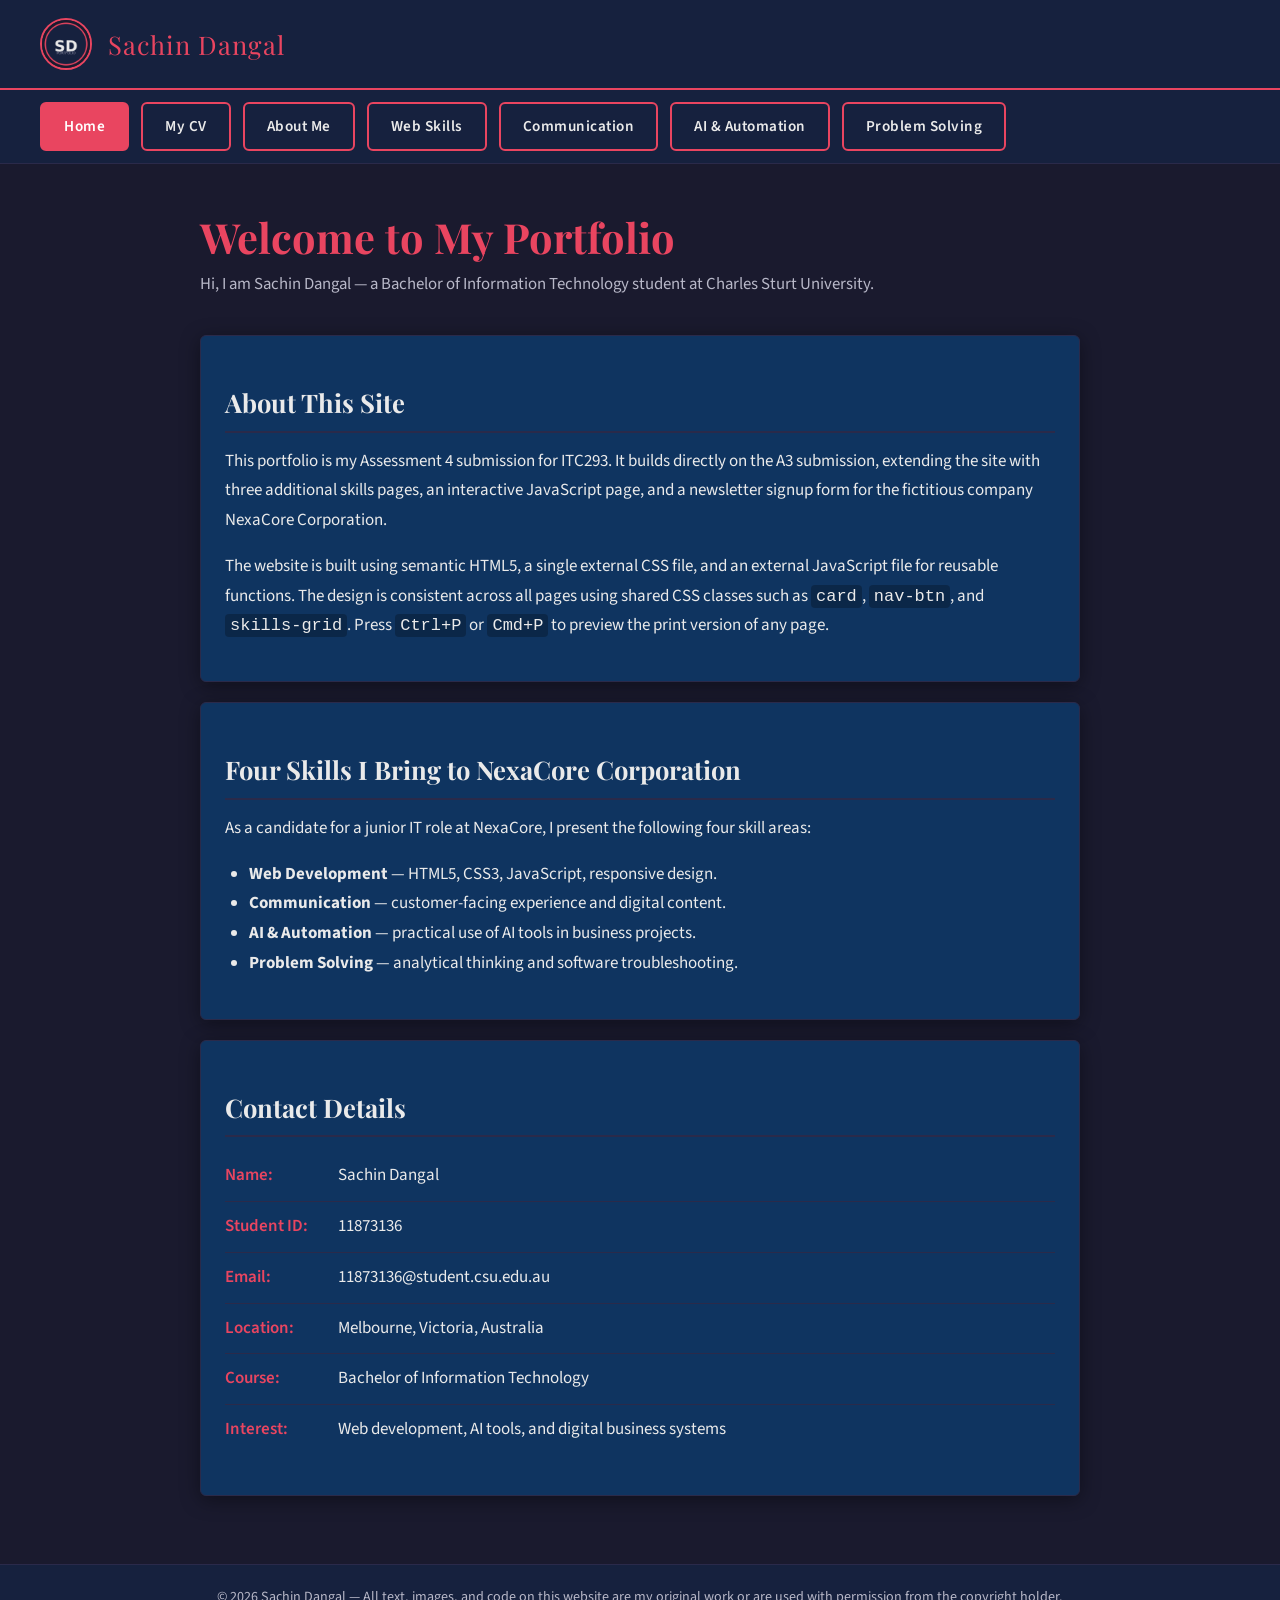
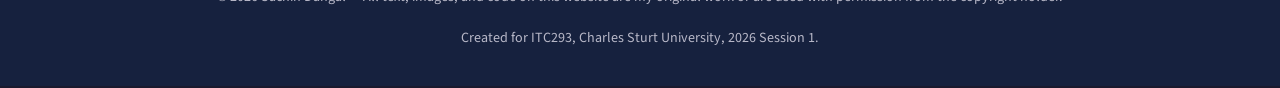
<file: index.html>
<!DOCTYPE html>
<!--
    File:        index.html
    Author:      Sachin Dangal | Student ID: 11873136
    Subject:     ITC293 - Assessment 4
    Description: Home page. Introduces the portfolio owner to
                 potential employers and links to all sections.
    Last edited: 7 June 2026
-->
<html lang="en">
<head>
    <meta charset="UTF-8">
    <meta name="viewport" content="width=device-width, initial-scale=1.0">
    <meta name="description" content="Sachin Dangal's ITC293 portfolio website.">
    <meta name="author" content="Sachin Dangal">
    <title>Sachin Dangal - Portfolio</title>
    <link rel="icon" type="image/png" href="logo.png">
    <link rel="stylesheet" href="style.css">
    <script src="scripts.js" defer></script>
</head>
<body>
    <header class="site-header">
        <img src="logo.png" alt="SD Portfolio logo" class="site-logo">
        <a href="index.html" class="site-title">Sachin Dangal</a>
    </header>

    <nav class="navbar" aria-label="Main navigation">
        <a href="index.html" class="nav-btn">Home</a>
        <a href="sd_A4_resume.html" class="nav-btn">My CV</a>
        <a href="sd_A4_about.html" class="nav-btn">About Me</a>
        <a href="sd_A4_web_skills.html" class="nav-btn">Web Skills</a>
        <a href="sd_A4_communication.html" class="nav-btn">Communication</a>
        <a href="sd_A4_ai_skills.html" class="nav-btn">AI &amp; Automation</a>
        <a href="sd_A4_problem_solving.html" class="nav-btn">Problem Solving</a>
    </nav>

    <main>
        <section class="page-hero">
            <h1>Welcome to My Portfolio</h1>
            <p>Hi, I am Sachin Dangal — a Bachelor of Information Technology student at Charles Sturt University.</p>
        </section>

        <div class="card">
            <h2>About This Site</h2>
            <p>
                This portfolio is my Assessment 4 submission for ITC293. It builds directly on the A3 submission,
                extending the site with three additional skills pages, an interactive JavaScript page, and a
                newsletter signup form for the fictitious company NexaCore Corporation.
            </p>
            <p>
                The website is built using semantic HTML5, a single external CSS file, and an external JavaScript file
                for reusable functions. The design is consistent across all pages using shared CSS classes such as
                <code>card</code>, <code>nav-btn</code>, and <code>skills-grid</code>.
                Press <kbd>Ctrl+P</kbd> or <kbd>Cmd+P</kbd> to preview the print version of any page.
            </p>
        </div>

        <div class="card">
            <h2>Four Skills I Bring to NexaCore Corporation</h2>
            <p>As a candidate for a junior IT role at NexaCore, I present the following four skill areas:</p>
            <ul>
                <li><strong>Web Development</strong> &mdash; HTML5, CSS3, JavaScript, responsive design.</li>
                <li><strong>Communication</strong> &mdash; customer-facing experience and digital content.</li>
                <li><strong>AI &amp; Automation</strong> &mdash; practical use of AI tools in business projects.</li>
                <li><strong>Problem Solving</strong> &mdash; analytical thinking and software troubleshooting.</li>
            </ul>
        </div>

        <div class="card">
            <h2>Contact Details</h2>
            <ul class="contact-list">
                <li><span class="contact-label">Name:</span> Sachin Dangal</li>
                <li><span class="contact-label">Student ID:</span> 11873136</li>
                <li><span class="contact-label">Email:</span> 11873136@student.csu.edu.au</li>
                <li><span class="contact-label">Location:</span> Melbourne, Victoria, Australia</li>
                <li><span class="contact-label">Course:</span> Bachelor of Information Technology</li>
                <li><span class="contact-label">Interest:</span> Web development, AI tools, and digital business systems</li>
            </ul>
        </div>
    </main>

    <footer>
        <p>&copy; 2026 Sachin Dangal &mdash; All text, images, and code on this website are my original work or are used with permission from the copyright holder.</p>
        <p>Created for ITC293, Charles Sturt University, 2026 Session 1.</p>
    </footer>
</body>
</html>
</file>
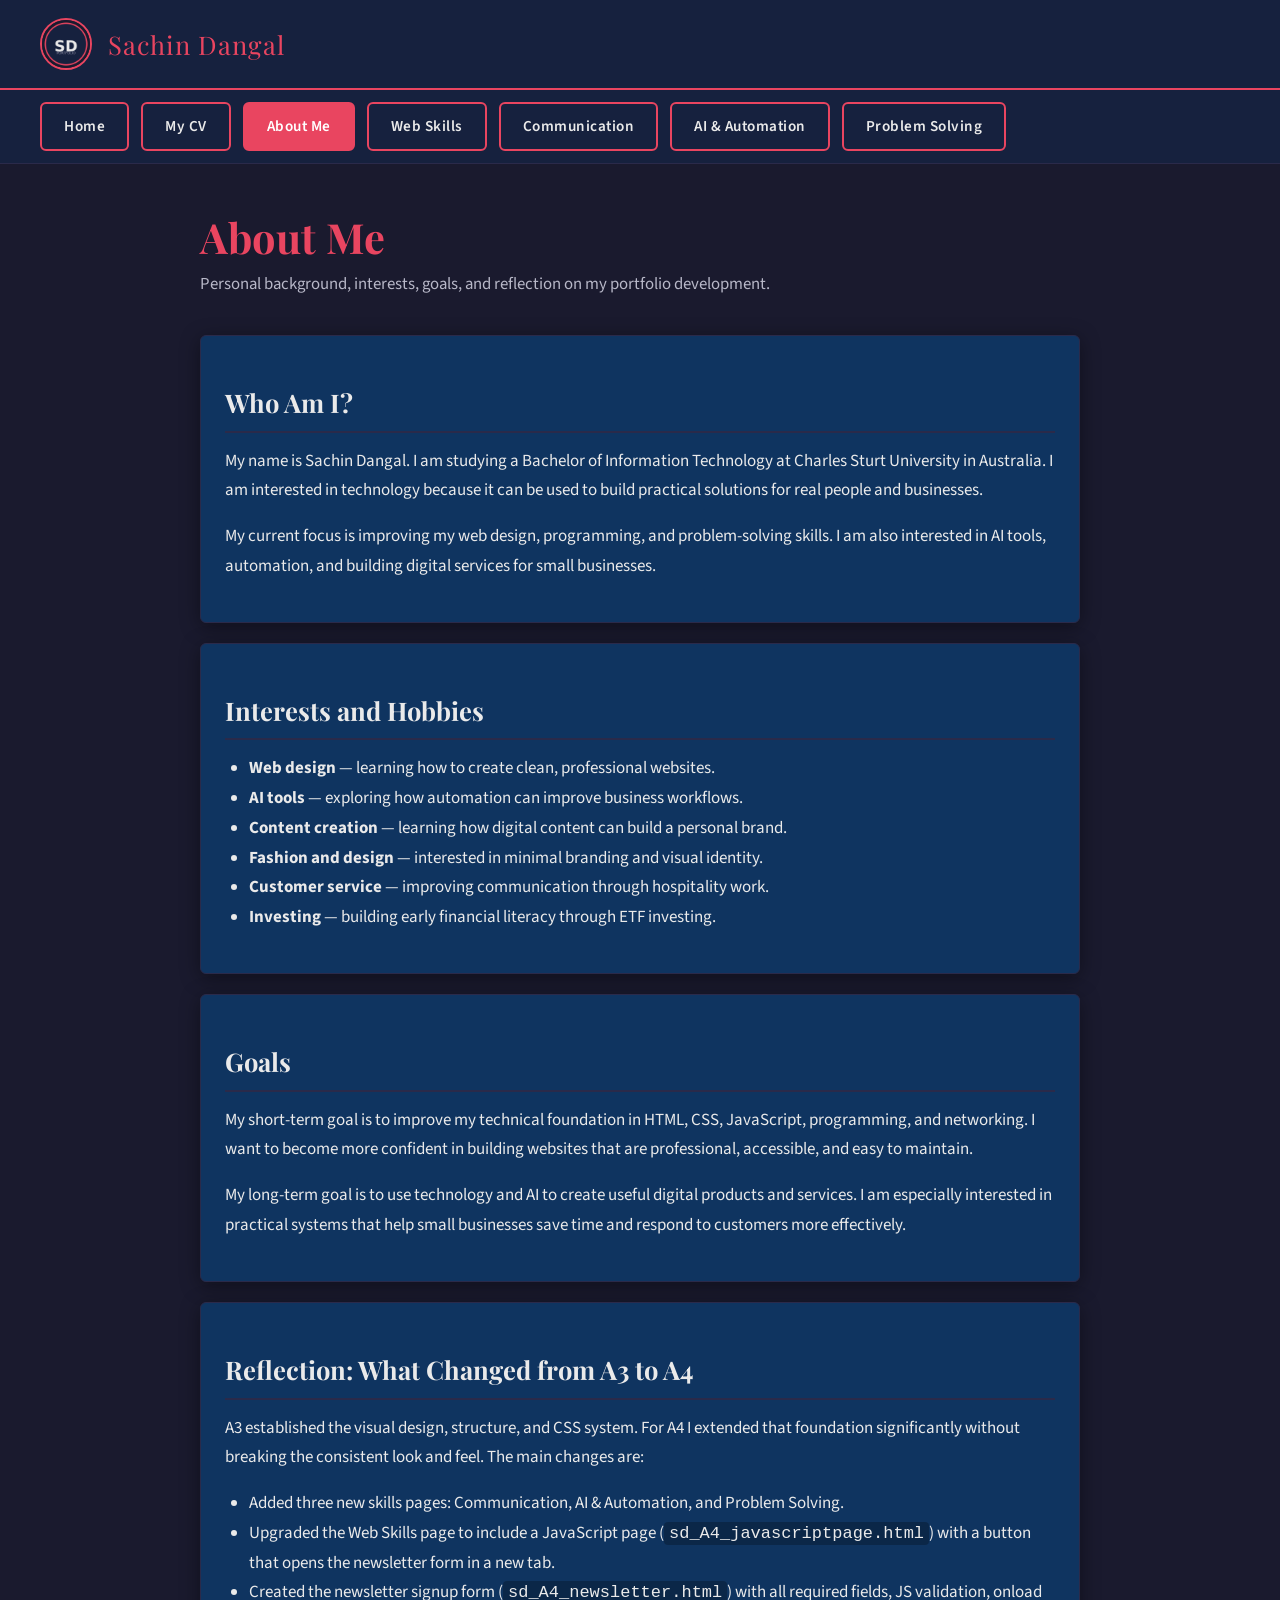
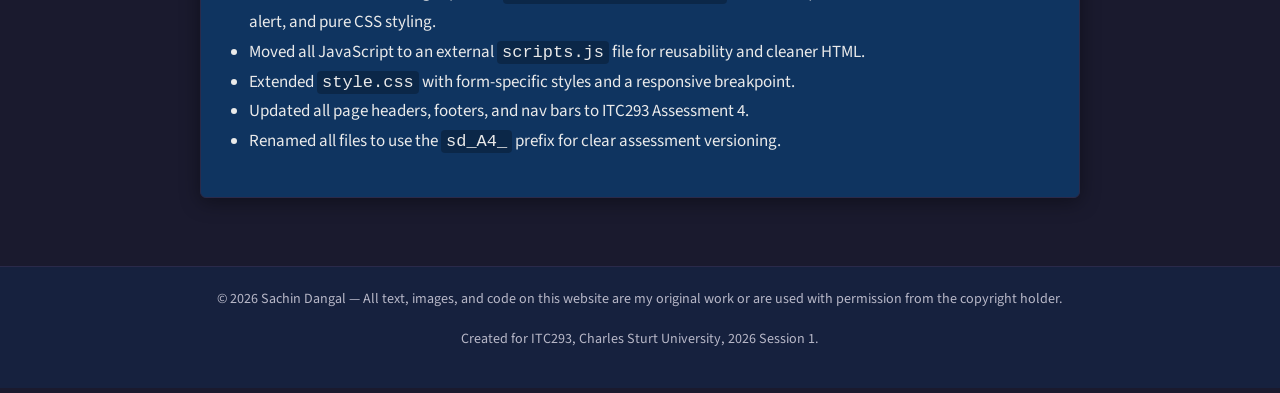
<file: sd_A4_about.html>
<!DOCTYPE html>
<!--
    File:        sd_A4_about.html
    Author:      Sachin Dangal | Student ID: 11873136
    Subject:     ITC293 - Assessment 4
    Description: About page with personal background, interests, goals
                 and reflection on changes from A3 to A4.
    Last edited: 7 June 2026
-->
<html lang="en">
<head>
    <meta charset="UTF-8">
    <meta name="viewport" content="width=device-width, initial-scale=1.0">
    <meta name="description" content="Sachin Dangal's ITC293 portfolio website.">
    <meta name="author" content="Sachin Dangal">
    <title>Sachin Dangal - About Me</title>
    <link rel="icon" type="image/png" href="logo.png">
    <link rel="stylesheet" href="style.css">
    <script src="scripts.js" defer></script>
</head>
<body>
    <header class="site-header">
        <img src="logo.png" alt="SD Portfolio logo" class="site-logo">
        <a href="index.html" class="site-title">Sachin Dangal</a>
    </header>

    <nav class="navbar" aria-label="Main navigation">
        <a href="index.html" class="nav-btn">Home</a>
        <a href="sd_A4_resume.html" class="nav-btn">My CV</a>
        <a href="sd_A4_about.html" class="nav-btn">About Me</a>
        <a href="sd_A4_web_skills.html" class="nav-btn">Web Skills</a>
        <a href="sd_A4_communication.html" class="nav-btn">Communication</a>
        <a href="sd_A4_ai_skills.html" class="nav-btn">AI &amp; Automation</a>
        <a href="sd_A4_problem_solving.html" class="nav-btn">Problem Solving</a>
    </nav>

    <main>
        <section class="page-hero">
            <h1>About Me</h1>
            <p>Personal background, interests, goals, and reflection on my portfolio development.</p>
        </section>

        <div class="card">
            <h2>Who Am I?</h2>
            <p>
                My name is Sachin Dangal. I am studying a Bachelor of Information Technology at Charles Sturt University in Australia.
                I am interested in technology because it can be used to build practical solutions for real people and businesses.
            </p>
            <p>
                My current focus is improving my web design, programming, and problem-solving skills. I am also interested in AI tools,
                automation, and building digital services for small businesses.
            </p>
        </div>

        <div class="card">
            <h2>Interests and Hobbies</h2>
            <ul>
                <li><strong>Web design</strong> &mdash; learning how to create clean, professional websites.</li>
                <li><strong>AI tools</strong> &mdash; exploring how automation can improve business workflows.</li>
                <li><strong>Content creation</strong> &mdash; learning how digital content can build a personal brand.</li>
                <li><strong>Fashion and design</strong> &mdash; interested in minimal branding and visual identity.</li>
                <li><strong>Customer service</strong> &mdash; improving communication through hospitality work.</li>
                <li><strong>Investing</strong> &mdash; building early financial literacy through ETF investing.</li>
            </ul>
        </div>

        <div class="card">
            <h2>Goals</h2>
            <p>
                My short-term goal is to improve my technical foundation in HTML, CSS, JavaScript, programming, and networking.
                I want to become more confident in building websites that are professional, accessible, and easy to maintain.
            </p>
            <p>
                My long-term goal is to use technology and AI to create useful digital products and services. I am especially interested in
                practical systems that help small businesses save time and respond to customers more effectively.
            </p>
        </div>

        <div class="card">
            <h2>Reflection: What Changed from A3 to A4</h2>
            <p>
                A3 established the visual design, structure, and CSS system. For A4 I extended that foundation significantly
                without breaking the consistent look and feel. The main changes are:
            </p>
            <ul>
                <li>Added three new skills pages: Communication, AI &amp; Automation, and Problem Solving.</li>
                <li>Upgraded the Web Skills page to include a JavaScript page (<code>sd_A4_javascriptpage.html</code>) with a button that opens the newsletter form in a new tab.</li>
                <li>Created the newsletter signup form (<code>sd_A4_newsletter.html</code>) with all required fields, JS validation, onload alert, and pure CSS styling.</li>
                <li>Moved all JavaScript to an external <code>scripts.js</code> file for reusability and cleaner HTML.</li>
                <li>Extended <code>style.css</code> with form-specific styles and a responsive breakpoint.</li>
                <li>Updated all page headers, footers, and nav bars to ITC293 Assessment 4.</li>
                <li>Renamed all files to use the <code>sd_A4_</code> prefix for clear assessment versioning.</li>
            </ul>
        </div>
    </main>

    <footer>
        <p>&copy; 2026 Sachin Dangal &mdash; All text, images, and code on this website are my original work or are used with permission from the copyright holder.</p>
        <p>Created for ITC293, Charles Sturt University, 2026 Session 1.</p>
    </footer>
</body>
</html>
</file>
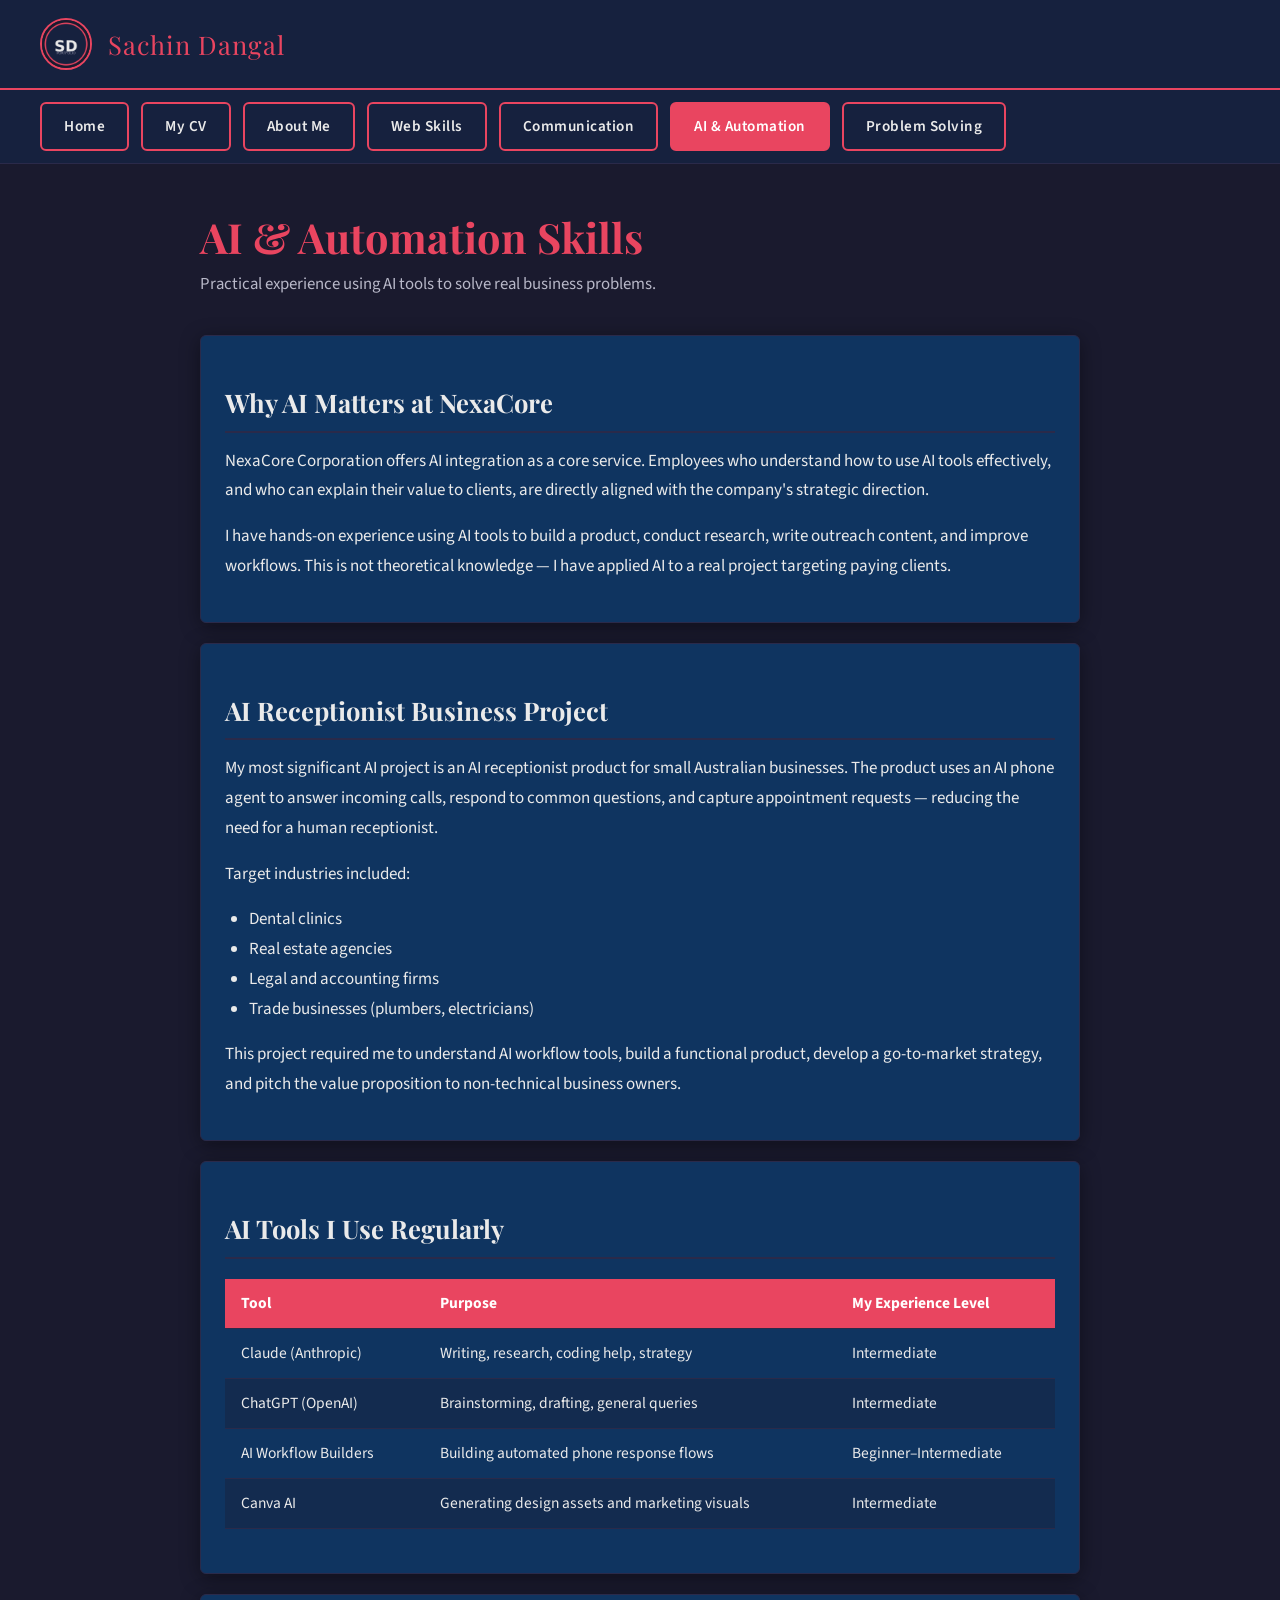
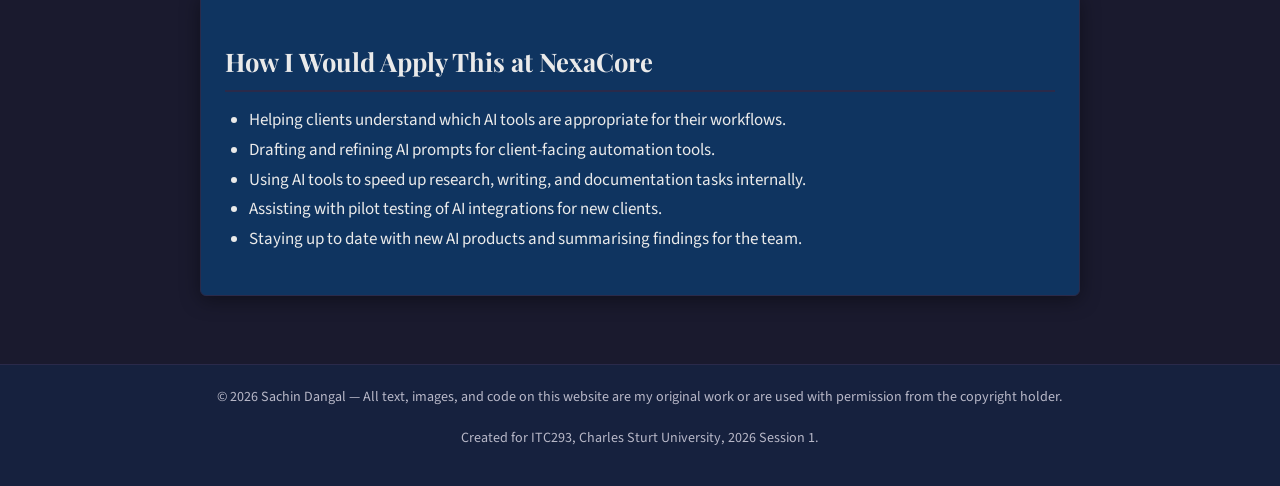
<file: sd_A4_ai_skills.html>
<!DOCTYPE html>
<!--
    File:        sd_A4_ai_skills.html
    Author:      Sachin Dangal | Student ID: 11873136
    Subject:     ITC293 - Assessment 4
    Description: AI and Automation skills page — demonstrates practical
                 use of AI tools relevant to a digital technology company.
    Last edited: 7 June 2026
-->
<html lang="en">
<head>
    <meta charset="UTF-8">
    <meta name="viewport" content="width=device-width, initial-scale=1.0">
    <meta name="description" content="Sachin Dangal's ITC293 portfolio website.">
    <meta name="author" content="Sachin Dangal">
    <title>Sachin Dangal - AI &amp; Automation Skills</title>
    <link rel="icon" type="image/png" href="logo.png">
    <link rel="stylesheet" href="style.css">
    <script src="scripts.js" defer></script>
</head>
<body>
    <header class="site-header">
        <img src="logo.png" alt="SD Portfolio logo" class="site-logo">
        <a href="index.html" class="site-title">Sachin Dangal</a>
    </header>

    <nav class="navbar" aria-label="Main navigation">
        <a href="index.html" class="nav-btn">Home</a>
        <a href="sd_A4_resume.html" class="nav-btn">My CV</a>
        <a href="sd_A4_about.html" class="nav-btn">About Me</a>
        <a href="sd_A4_web_skills.html" class="nav-btn">Web Skills</a>
        <a href="sd_A4_communication.html" class="nav-btn">Communication</a>
        <a href="sd_A4_ai_skills.html" class="nav-btn">AI &amp; Automation</a>
        <a href="sd_A4_problem_solving.html" class="nav-btn">Problem Solving</a>
    </nav>

    <main>
        <section class="page-hero">
            <h1>AI &amp; Automation Skills</h1>
            <p>Practical experience using AI tools to solve real business problems.</p>
        </section>

        <div class="card">
            <h2>Why AI Matters at NexaCore</h2>
            <p>
                NexaCore Corporation offers AI integration as a core service. Employees who understand how to
                use AI tools effectively, and who can explain their value to clients, are directly aligned with
                the company's strategic direction.
            </p>
            <p>
                I have hands-on experience using AI tools to build a product, conduct research, write outreach
                content, and improve workflows. This is not theoretical knowledge — I have applied AI to a
                real project targeting paying clients.
            </p>
        </div>

        <div class="card">
            <h2>AI Receptionist Business Project</h2>
            <p>
                My most significant AI project is an AI receptionist product for small Australian businesses.
                The product uses an AI phone agent to answer incoming calls, respond to common questions,
                and capture appointment requests — reducing the need for a human receptionist.
            </p>
            <p>Target industries included:</p>
            <ul>
                <li>Dental clinics</li>
                <li>Real estate agencies</li>
                <li>Legal and accounting firms</li>
                <li>Trade businesses (plumbers, electricians)</li>
            </ul>
            <p>
                This project required me to understand AI workflow tools, build a functional product,
                develop a go-to-market strategy, and pitch the value proposition to non-technical business owners.
            </p>
        </div>

        <div class="card">
            <h2>AI Tools I Use Regularly</h2>
            <table>
                <thead>
                    <tr>
                        <th>Tool</th>
                        <th>Purpose</th>
                        <th>My Experience Level</th>
                    </tr>
                </thead>
                <tbody>
                    <tr>
                        <td>Claude (Anthropic)</td>
                        <td>Writing, research, coding help, strategy</td>
                        <td>Intermediate</td>
                    </tr>
                    <tr>
                        <td>ChatGPT (OpenAI)</td>
                        <td>Brainstorming, drafting, general queries</td>
                        <td>Intermediate</td>
                    </tr>
                    <tr>
                        <td>AI Workflow Builders</td>
                        <td>Building automated phone response flows</td>
                        <td>Beginner&ndash;Intermediate</td>
                    </tr>
                    <tr>
                        <td>Canva AI</td>
                        <td>Generating design assets and marketing visuals</td>
                        <td>Intermediate</td>
                    </tr>
                </tbody>
            </table>
        </div>

        <div class="card">
            <h2>How I Would Apply This at NexaCore</h2>
            <ul>
                <li>Helping clients understand which AI tools are appropriate for their workflows.</li>
                <li>Drafting and refining AI prompts for client-facing automation tools.</li>
                <li>Using AI tools to speed up research, writing, and documentation tasks internally.</li>
                <li>Assisting with pilot testing of AI integrations for new clients.</li>
                <li>Staying up to date with new AI products and summarising findings for the team.</li>
            </ul>
        </div>
    </main>

    <footer>
        <p>&copy; 2026 Sachin Dangal &mdash; All text, images, and code on this website are my original work or are used with permission from the copyright holder.</p>
        <p>Created for ITC293, Charles Sturt University, 2026 Session 1.</p>
    </footer>
</body>
</html>
</file>
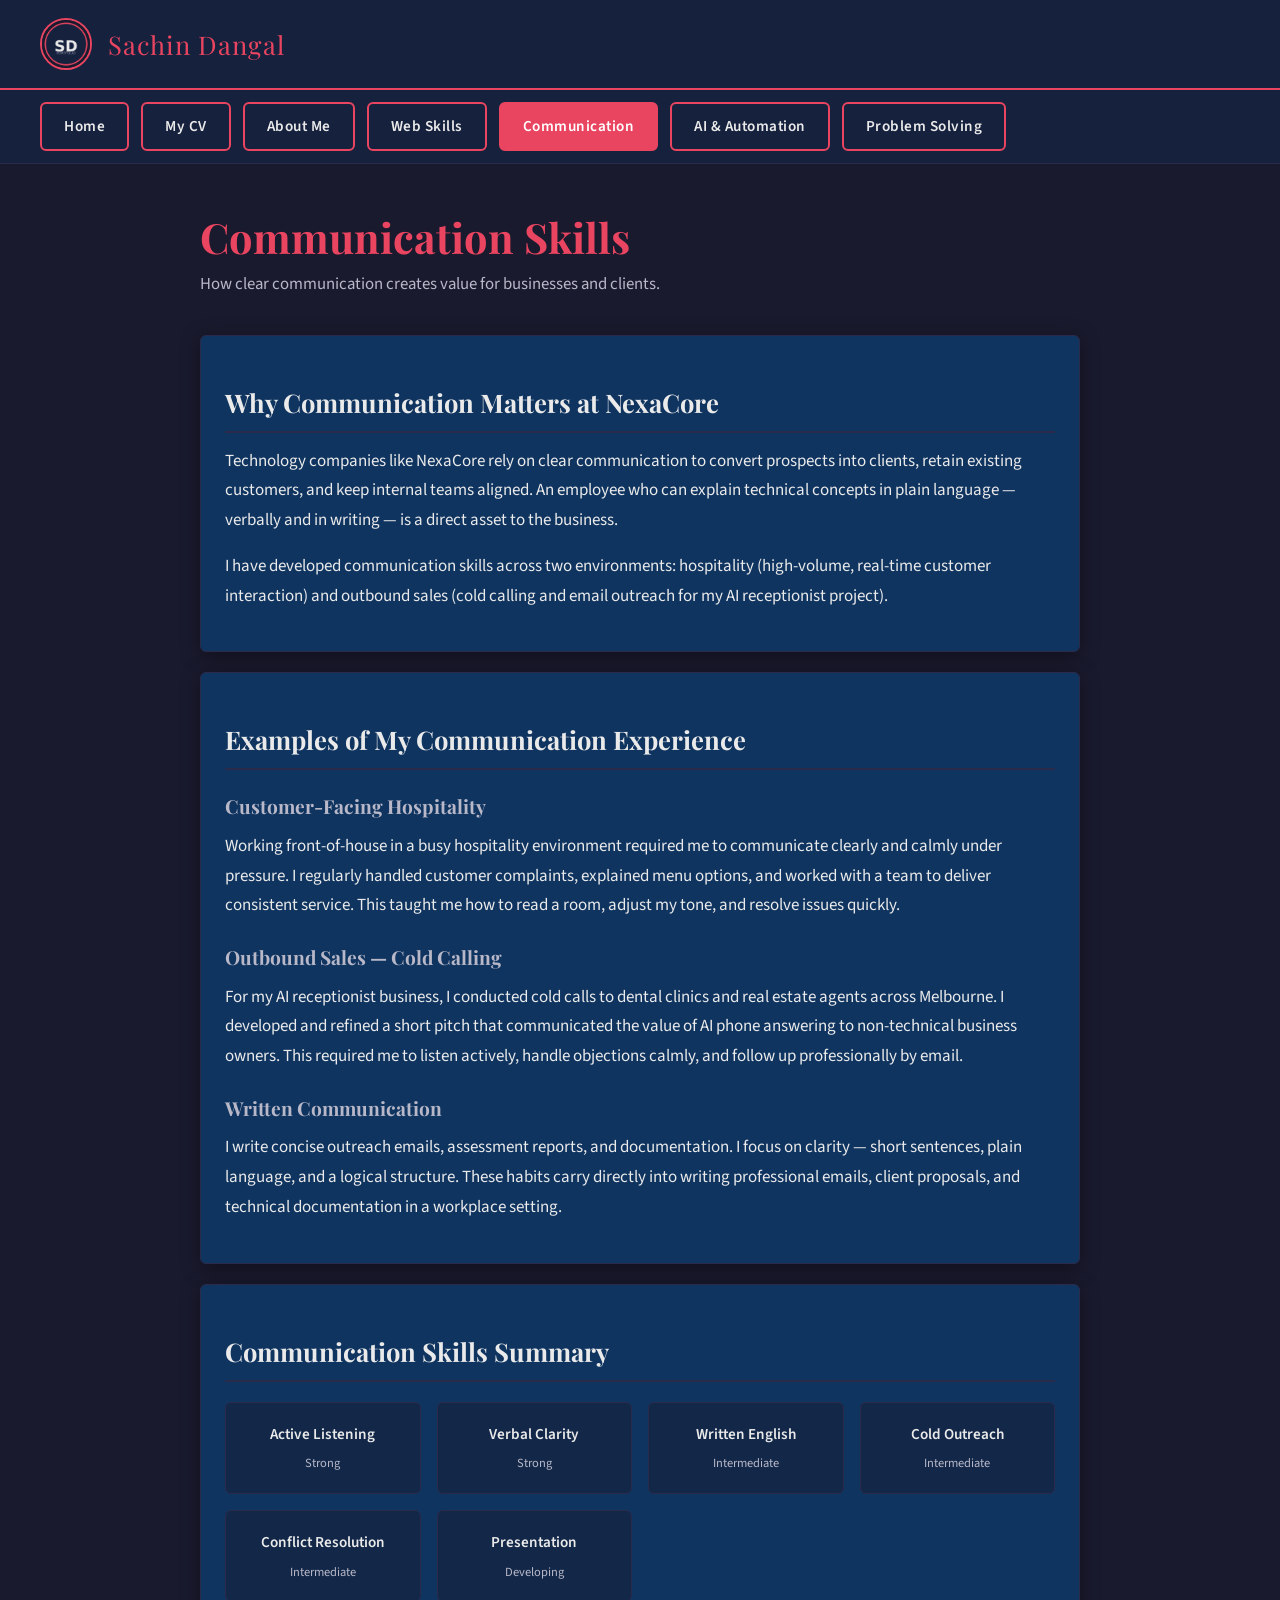
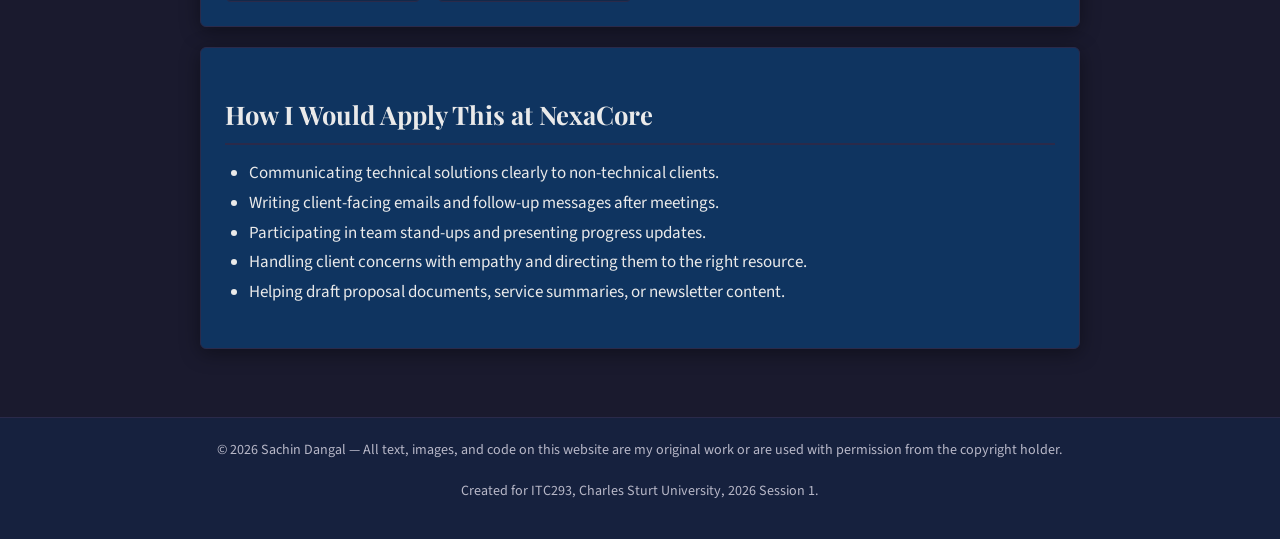
<file: sd_A4_communication.html>
<!DOCTYPE html>
<!--
    File:        sd_A4_communication.html
    Author:      Sachin Dangal | Student ID: 11873136
    Subject:     ITC293 - Assessment 4
    Description: Communication skills page — demonstrates verbal, written
                 and customer-facing communication relevant to NexaCore.
    Last edited: 7 June 2026
-->
<html lang="en">
<head>
    <meta charset="UTF-8">
    <meta name="viewport" content="width=device-width, initial-scale=1.0">
    <meta name="description" content="Sachin Dangal's ITC293 portfolio website.">
    <meta name="author" content="Sachin Dangal">
    <title>Sachin Dangal - Communication Skills</title>
    <link rel="icon" type="image/png" href="logo.png">
    <link rel="stylesheet" href="style.css">
    <script src="scripts.js" defer></script>
</head>
<body>
    <header class="site-header">
        <img src="logo.png" alt="SD Portfolio logo" class="site-logo">
        <a href="index.html" class="site-title">Sachin Dangal</a>
    </header>

    <nav class="navbar" aria-label="Main navigation">
        <a href="index.html" class="nav-btn">Home</a>
        <a href="sd_A4_resume.html" class="nav-btn">My CV</a>
        <a href="sd_A4_about.html" class="nav-btn">About Me</a>
        <a href="sd_A4_web_skills.html" class="nav-btn">Web Skills</a>
        <a href="sd_A4_communication.html" class="nav-btn">Communication</a>
        <a href="sd_A4_ai_skills.html" class="nav-btn">AI &amp; Automation</a>
        <a href="sd_A4_problem_solving.html" class="nav-btn">Problem Solving</a>
    </nav>

    <main>
        <section class="page-hero">
            <h1>Communication Skills</h1>
            <p>How clear communication creates value for businesses and clients.</p>
        </section>

        <div class="card">
            <h2>Why Communication Matters at NexaCore</h2>
            <p>
                Technology companies like NexaCore rely on clear communication to convert prospects into clients,
                retain existing customers, and keep internal teams aligned. An employee who can explain technical
                concepts in plain language — verbally and in writing — is a direct asset to the business.
            </p>
            <p>
                I have developed communication skills across two environments: hospitality (high-volume, real-time
                customer interaction) and outbound sales (cold calling and email outreach for my AI receptionist project).
            </p>
        </div>

        <div class="card">
            <h2>Examples of My Communication Experience</h2>

            <h3>Customer-Facing Hospitality</h3>
            <p>
                Working front-of-house in a busy hospitality environment required me to communicate clearly and calmly
                under pressure. I regularly handled customer complaints, explained menu options, and worked with a team
                to deliver consistent service. This taught me how to read a room, adjust my tone, and resolve issues quickly.
            </p>

            <h3>Outbound Sales &mdash; Cold Calling</h3>
            <p>
                For my AI receptionist business, I conducted cold calls to dental clinics and real estate agents across
                Melbourne. I developed and refined a short pitch that communicated the value of AI phone answering to
                non-technical business owners. This required me to listen actively, handle objections calmly, and
                follow up professionally by email.
            </p>

            <h3>Written Communication</h3>
            <p>
                I write concise outreach emails, assessment reports, and documentation. I focus on clarity — short
                sentences, plain language, and a logical structure. These habits carry directly into writing
                professional emails, client proposals, and technical documentation in a workplace setting.
            </p>
        </div>

        <div class="card">
            <h2>Communication Skills Summary</h2>
            <div class="skills-grid">
                <div class="skill-item">Active Listening<span class="skill-level">Strong</span></div>
                <div class="skill-item">Verbal Clarity<span class="skill-level">Strong</span></div>
                <div class="skill-item">Written English<span class="skill-level">Intermediate</span></div>
                <div class="skill-item">Cold Outreach<span class="skill-level">Intermediate</span></div>
                <div class="skill-item">Conflict Resolution<span class="skill-level">Intermediate</span></div>
                <div class="skill-item">Presentation<span class="skill-level">Developing</span></div>
            </div>
        </div>

        <div class="card">
            <h2>How I Would Apply This at NexaCore</h2>
            <ul>
                <li>Communicating technical solutions clearly to non-technical clients.</li>
                <li>Writing client-facing emails and follow-up messages after meetings.</li>
                <li>Participating in team stand-ups and presenting progress updates.</li>
                <li>Handling client concerns with empathy and directing them to the right resource.</li>
                <li>Helping draft proposal documents, service summaries, or newsletter content.</li>
            </ul>
        </div>
    </main>

    <footer>
        <p>&copy; 2026 Sachin Dangal &mdash; All text, images, and code on this website are my original work or are used with permission from the copyright holder.</p>
        <p>Created for ITC293, Charles Sturt University, 2026 Session 1.</p>
    </footer>
</body>
</html>
</file>
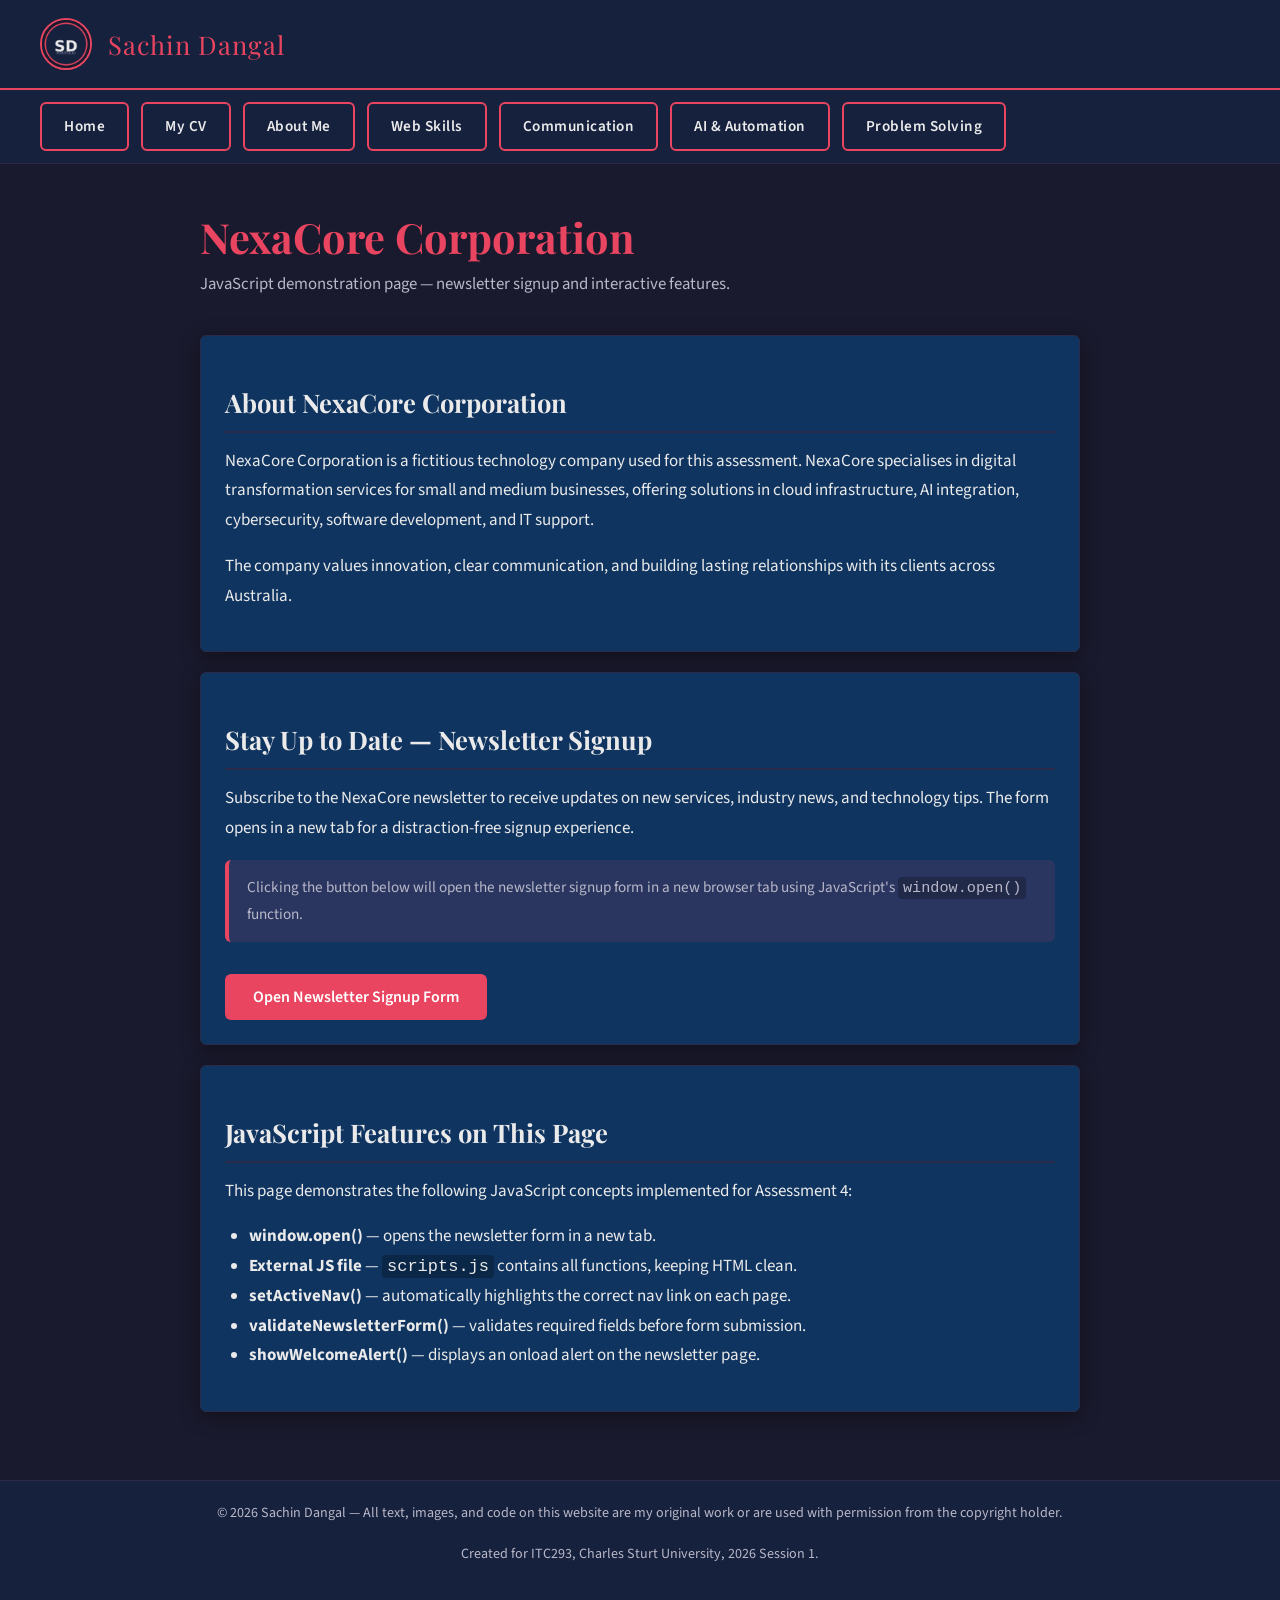
<file: sd_A4_javascriptpage.html>
<!DOCTYPE html>
<!--
    File:        sd_A4_javascriptpage.html
    Author:      Sachin Dangal | Student ID: 11873136
    Subject:     ITC293 - Assessment 4
    Description: JavaScript demonstration page for NexaCore Corporation.
                 Contains a button that uses JavaScript (window.open) to
                 open the newsletter signup form in a new browser tab.
                 This satisfies the requirement: "The form should open in
                 a new window (or tab) from your Javascriptpage.html page."
    Last edited: 7 June 2026
-->
<html lang="en">
<head>
    <meta charset="UTF-8">
    <meta name="viewport" content="width=device-width, initial-scale=1.0">
    <meta name="description" content="NexaCore Corporation JavaScript page — Sachin Dangal ITC293 A4.">
    <meta name="author" content="Sachin Dangal">
    <title>NexaCore - JavaScript Page</title>
    <link rel="icon" type="image/png" href="logo.png">
    <link rel="stylesheet" href="style.css">
    <!-- External JS file — openNewsletterForm() is defined in scripts.js -->
    <script src="scripts.js" defer></script>
</head>
<body>
    <header class="site-header">
        <img src="logo.png" alt="SD Portfolio logo" class="site-logo">
        <a href="index.html" class="site-title">Sachin Dangal</a>
    </header>

    <nav class="navbar" aria-label="Main navigation">
        <a href="index.html" class="nav-btn">Home</a>
        <a href="sd_A4_resume.html" class="nav-btn">My CV</a>
        <a href="sd_A4_about.html" class="nav-btn">About Me</a>
        <a href="sd_A4_web_skills.html" class="nav-btn">Web Skills</a>
        <a href="sd_A4_communication.html" class="nav-btn">Communication</a>
        <a href="sd_A4_ai_skills.html" class="nav-btn">AI &amp; Automation</a>
        <a href="sd_A4_problem_solving.html" class="nav-btn">Problem Solving</a>
    </nav>

    <main>
        <section class="page-hero">
            <h1>NexaCore Corporation</h1>
            <p>JavaScript demonstration page &mdash; newsletter signup and interactive features.</p>
        </section>

        <div class="card">
            <h2>About NexaCore Corporation</h2>
            <p>
                NexaCore Corporation is a fictitious technology company used for this assessment.
                NexaCore specialises in digital transformation services for small and medium businesses,
                offering solutions in cloud infrastructure, AI integration, cybersecurity, software development,
                and IT support.
            </p>
            <p>
                The company values innovation, clear communication, and building lasting relationships with
                its clients across Australia.
            </p>
        </div>

        <div class="card">
            <h2>Stay Up to Date &mdash; Newsletter Signup</h2>
            <p>
                Subscribe to the NexaCore newsletter to receive updates on new services, industry news,
                and technology tips. The form opens in a new tab for a distraction-free signup experience.
            </p>
            <div class="info-box">
                Clicking the button below will open the newsletter signup form in a new browser tab
                using JavaScript's <code>window.open()</code> function.
            </div>
            <!--
                onclick calls openNewsletterForm() from scripts.js.
                That function runs: window.open('sd_A4_newsletter.html', '_blank')
                which opens the form in a new tab as required.
            -->
            <button class="btn-accent" onclick="openNewsletterForm()">
                Open Newsletter Signup Form
            </button>
        </div>

        <div class="card">
            <h2>JavaScript Features on This Page</h2>
            <p>This page demonstrates the following JavaScript concepts implemented for Assessment 4:</p>
            <ul>
                <li><strong>window.open()</strong> &mdash; opens the newsletter form in a new tab.</li>
                <li><strong>External JS file</strong> &mdash; <code>scripts.js</code> contains all functions, keeping HTML clean.</li>
                <li><strong>setActiveNav()</strong> &mdash; automatically highlights the correct nav link on each page.</li>
                <li><strong>validateNewsletterForm()</strong> &mdash; validates required fields before form submission.</li>
                <li><strong>showWelcomeAlert()</strong> &mdash; displays an onload alert on the newsletter page.</li>
            </ul>
        </div>
    </main>

    <footer>
        <p>&copy; 2026 Sachin Dangal &mdash; All text, images, and code on this website are my original work or are used with permission from the copyright holder.</p>
        <p>Created for ITC293, Charles Sturt University, 2026 Session 1.</p>
    </footer>
</body>
</html>
</file>
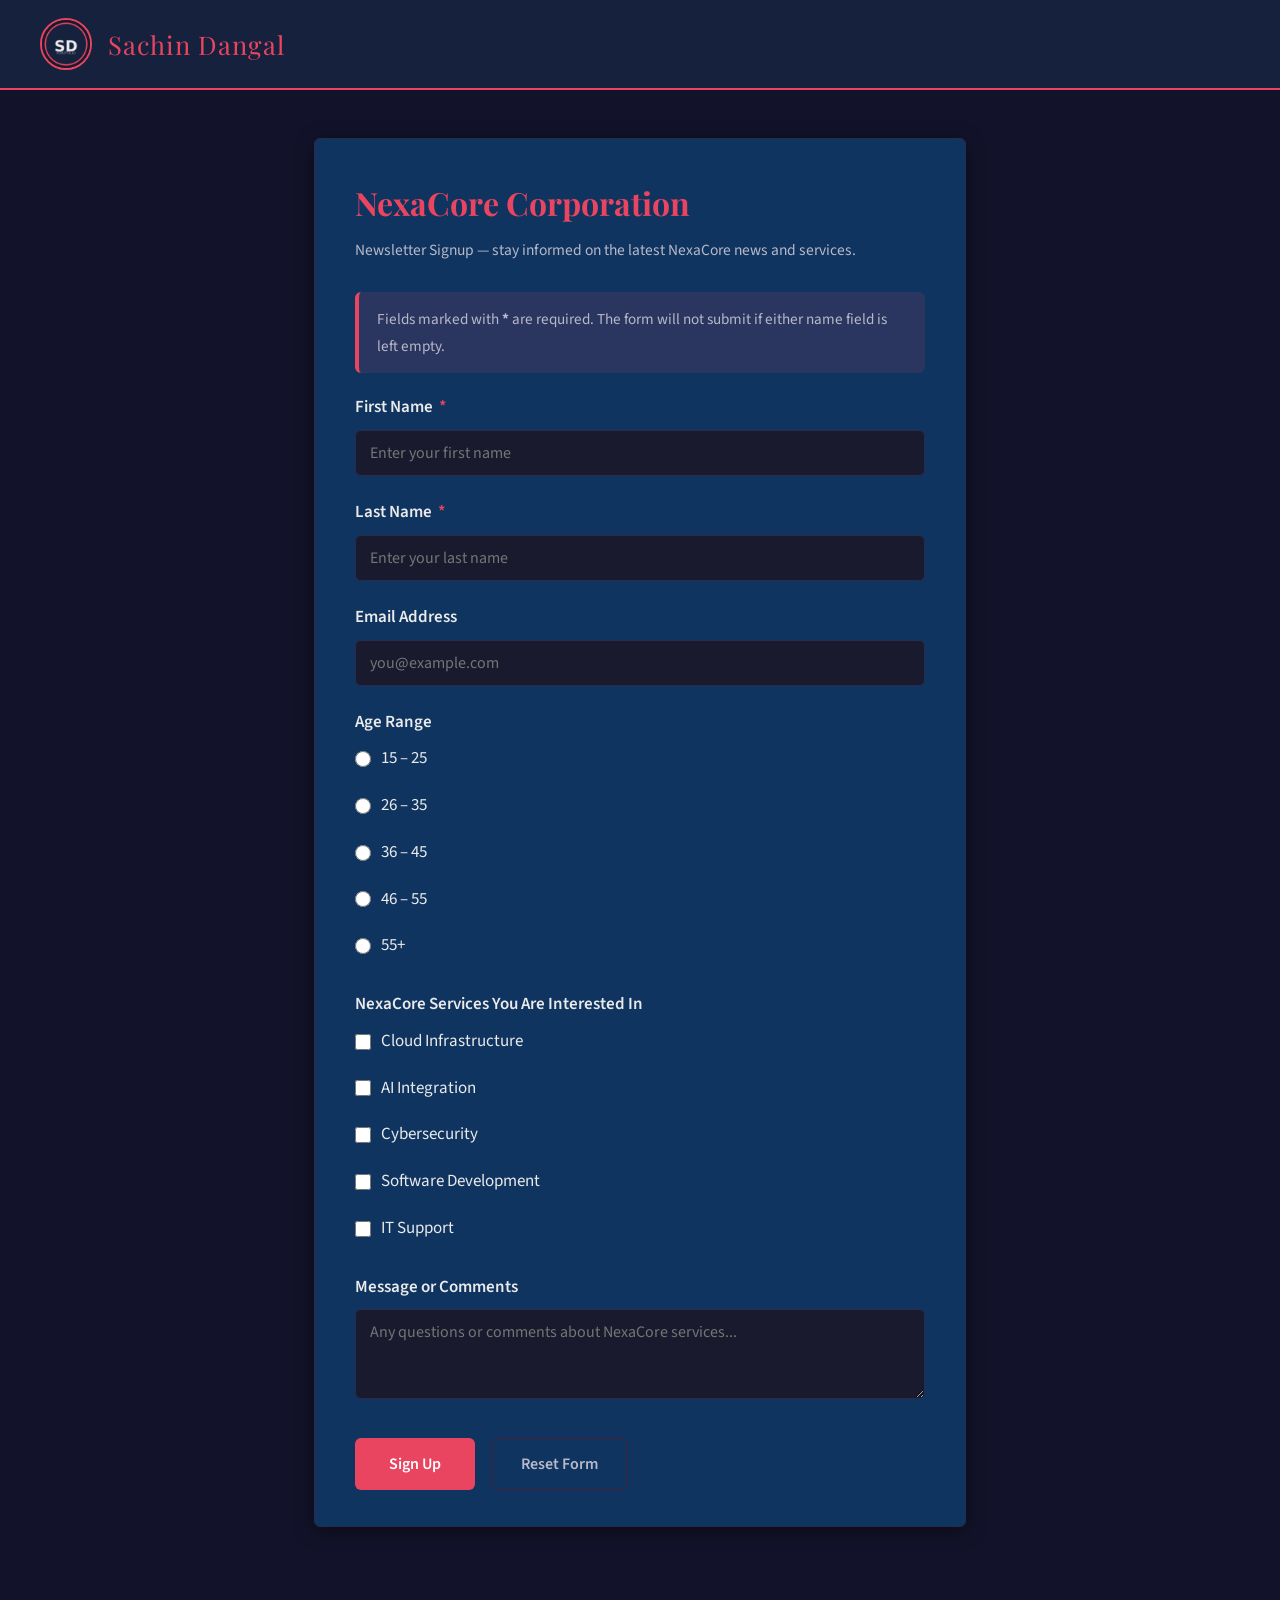
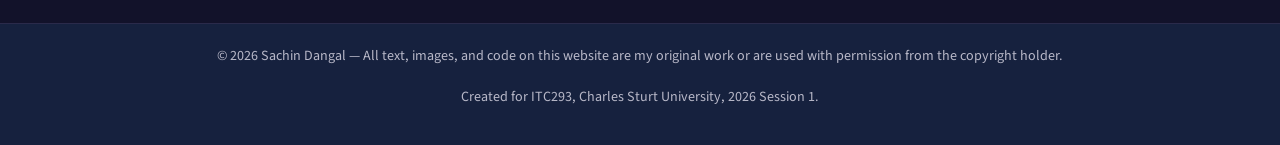
<file: sd_A4_newsletter.html>
<!DOCTYPE html>
<!--
    File:        sd_A4_newsletter.html
    Author:      Sachin Dangal | Student ID: 11873136
    Subject:     ITC293 - Assessment 4
    Description: Newsletter signup form for NexaCore Corporation.
                 Opens in a new tab from sd_A4_javascriptpage.html.
                 Features:
                   - onload alert: "Welcome to the NexaCore Corporation - Newsletter Signup"
                   - Text boxes (maxlength 60) for First Name and Last Name (required)
                   - Email box (maxlength 60) for Email Address
                   - 5 radio buttons for age ranges
                   - 5 checkboxes for NexaCore service areas
                   - Textarea (cols 60, rows 3) for a message
                   - Submit button with JS validation (name fields must not be empty)
                   - Reset button to clear all fields
                   - Styled with pure CSS from style.css (no inline styles)
                   - Form uses POST method
    Last edited: 7 June 2026
-->
<html lang="en">
<head>
    <meta charset="UTF-8">
    <meta name="viewport" content="width=device-width, initial-scale=1.0">
    <meta name="description" content="NexaCore Corporation Newsletter Signup Form.">
    <meta name="author" content="Sachin Dangal">
    <title>NexaCore - Newsletter Signup</title>
    <link rel="icon" type="image/png" href="logo.png">
    <!-- Single external stylesheet — form styles are in the form-specific section of style.css -->
    <link rel="stylesheet" href="style.css">
    <!-- External JS — showWelcomeAlert() and validateNewsletterForm() live in scripts.js -->
    <script src="scripts.js"></script>
</head>
<!--
    window.onload fires showWelcomeAlert() as soon as the page finishes loading.
    showWelcomeAlert() is defined in scripts.js and displays:
    "Welcome to the NexaCore Corporation - Newsletter Signup"
-->
<body class="form-page" onload="showWelcomeAlert()">

    <header class="site-header">
        <img src="logo.png" alt="NexaCore logo" class="site-logo">
        <a href="index.html" class="site-title">Sachin Dangal</a>
    </header>

    <div class="form-wrapper">
        <div class="form-card">
            <h1>NexaCore Corporation</h1>
            <p class="form-subtitle">Newsletter Signup &mdash; stay informed on the latest NexaCore news and services.</p>

            <!-- Required fields note -->
            <div class="info-box">
                Fields marked with <strong>*</strong> are required. The form will not submit if either name field is left empty.
            </div>

            <!--
                action="#" is a placeholder — in a live environment this would point to a
                server-side script. method="post" is used as required.
                onsubmit calls validateNewsletterForm() from scripts.js.
                If validation fails, the function returns false and prevents submission.
            -->
            <form
                name="newsletterForm"
                action="#"
                method="post"
                onsubmit="return validateNewsletterForm(this);"
            >

                <!-- First Name -->
                <div class="form-group">
                    <label for="firstName">First Name <span class="req">*</span></label>
                    <!--
                        maxlength="60" restricts input to 60 characters as required.
                        name="firstName" matches the property accessed in validateNewsletterForm().
                    -->
                    <input
                        type="text"
                        id="firstName"
                        name="firstName"
                        maxlength="60"
                        placeholder="Enter your first name"
                    >
                </div>

                <!-- Last Name -->
                <div class="form-group">
                    <label for="lastName">Last Name <span class="req">*</span></label>
                    <input
                        type="text"
                        id="lastName"
                        name="lastName"
                        maxlength="60"
                        placeholder="Enter your last name"
                    >
                </div>

                <!-- Email Address -->
                <div class="form-group">
                    <label for="emailAddress">Email Address</label>
                    <!-- type="email" provides built-in browser format validation -->
                    <input
                        type="email"
                        id="emailAddress"
                        name="emailAddress"
                        maxlength="60"
                        placeholder="you@example.com"
                    >
                </div>

                <!-- Age Range — 5 radio buttons -->
                <div class="form-group">
                    <label>Age Range</label>
                    <div class="radio-group">
                        <!-- Only one radio button may be selected at a time (same name attribute) -->
                        <label>
                            <input type="radio" name="ageRange" value="15-25"> 15 &ndash; 25
                        </label>
                        <label>
                            <input type="radio" name="ageRange" value="26-35"> 26 &ndash; 35
                        </label>
                        <label>
                            <input type="radio" name="ageRange" value="36-45"> 36 &ndash; 45
                        </label>
                        <label>
                            <input type="radio" name="ageRange" value="46-55"> 46 &ndash; 55
                        </label>
                        <label>
                            <input type="radio" name="ageRange" value="55+"> 55+
                        </label>
                    </div>
                </div>

                <!-- Services / Sectors — 5 checkboxes for NexaCore's service areas -->
                <div class="form-group">
                    <label>NexaCore Services You Are Interested In</label>
                    <div class="checkbox-group">
                        <!-- Each checkbox has a unique name and descriptive value -->
                        <label>
                            <input type="checkbox" name="service_cloud" value="Cloud Infrastructure">
                            Cloud Infrastructure
                        </label>
                        <label>
                            <input type="checkbox" name="service_ai" value="AI Integration">
                            AI Integration
                        </label>
                        <label>
                            <input type="checkbox" name="service_cyber" value="Cybersecurity">
                            Cybersecurity
                        </label>
                        <label>
                            <input type="checkbox" name="service_dev" value="Software Development">
                            Software Development
                        </label>
                        <label>
                            <input type="checkbox" name="service_support" value="IT Support">
                            IT Support
                        </label>
                    </div>
                </div>

                <!-- Message / Comments textarea -->
                <div class="form-group">
                    <label for="userMessage">Message or Comments</label>
                    <!--
                        cols="60" and rows="3" satisfy the minimum size requirement.
                        resize: vertical is set in CSS allowing the user to expand if needed.
                    -->
                    <textarea
                        id="userMessage"
                        name="userMessage"
                        cols="60"
                        rows="3"
                        placeholder="Any questions or comments about NexaCore services..."
                    ></textarea>
                </div>

                <!-- Submit and Reset buttons -->
                <div class="form-actions">
                    <!--
                        type="submit" triggers the form's onsubmit handler.
                        validateNewsletterForm() is called; if it returns false the form
                        will NOT submit to the server and an alert is displayed.
                    -->
                    <button type="submit" class="btn-submit">Sign Up</button>

                    <!--
                        type="reset" clears all form fields back to their default (empty) state.
                        No additional JavaScript needed — the browser handles this natively.
                    -->
                    <button type="reset" class="btn-reset">Reset Form</button>
                </div>

            </form>
        </div>
    </div>

    <footer>
        <p>&copy; 2026 Sachin Dangal &mdash; All text, images, and code on this website are my original work or are used with permission from the copyright holder.</p>
        <p>Created for ITC293, Charles Sturt University, 2026 Session 1.</p>
    </footer>
</body>
</html>
</file>
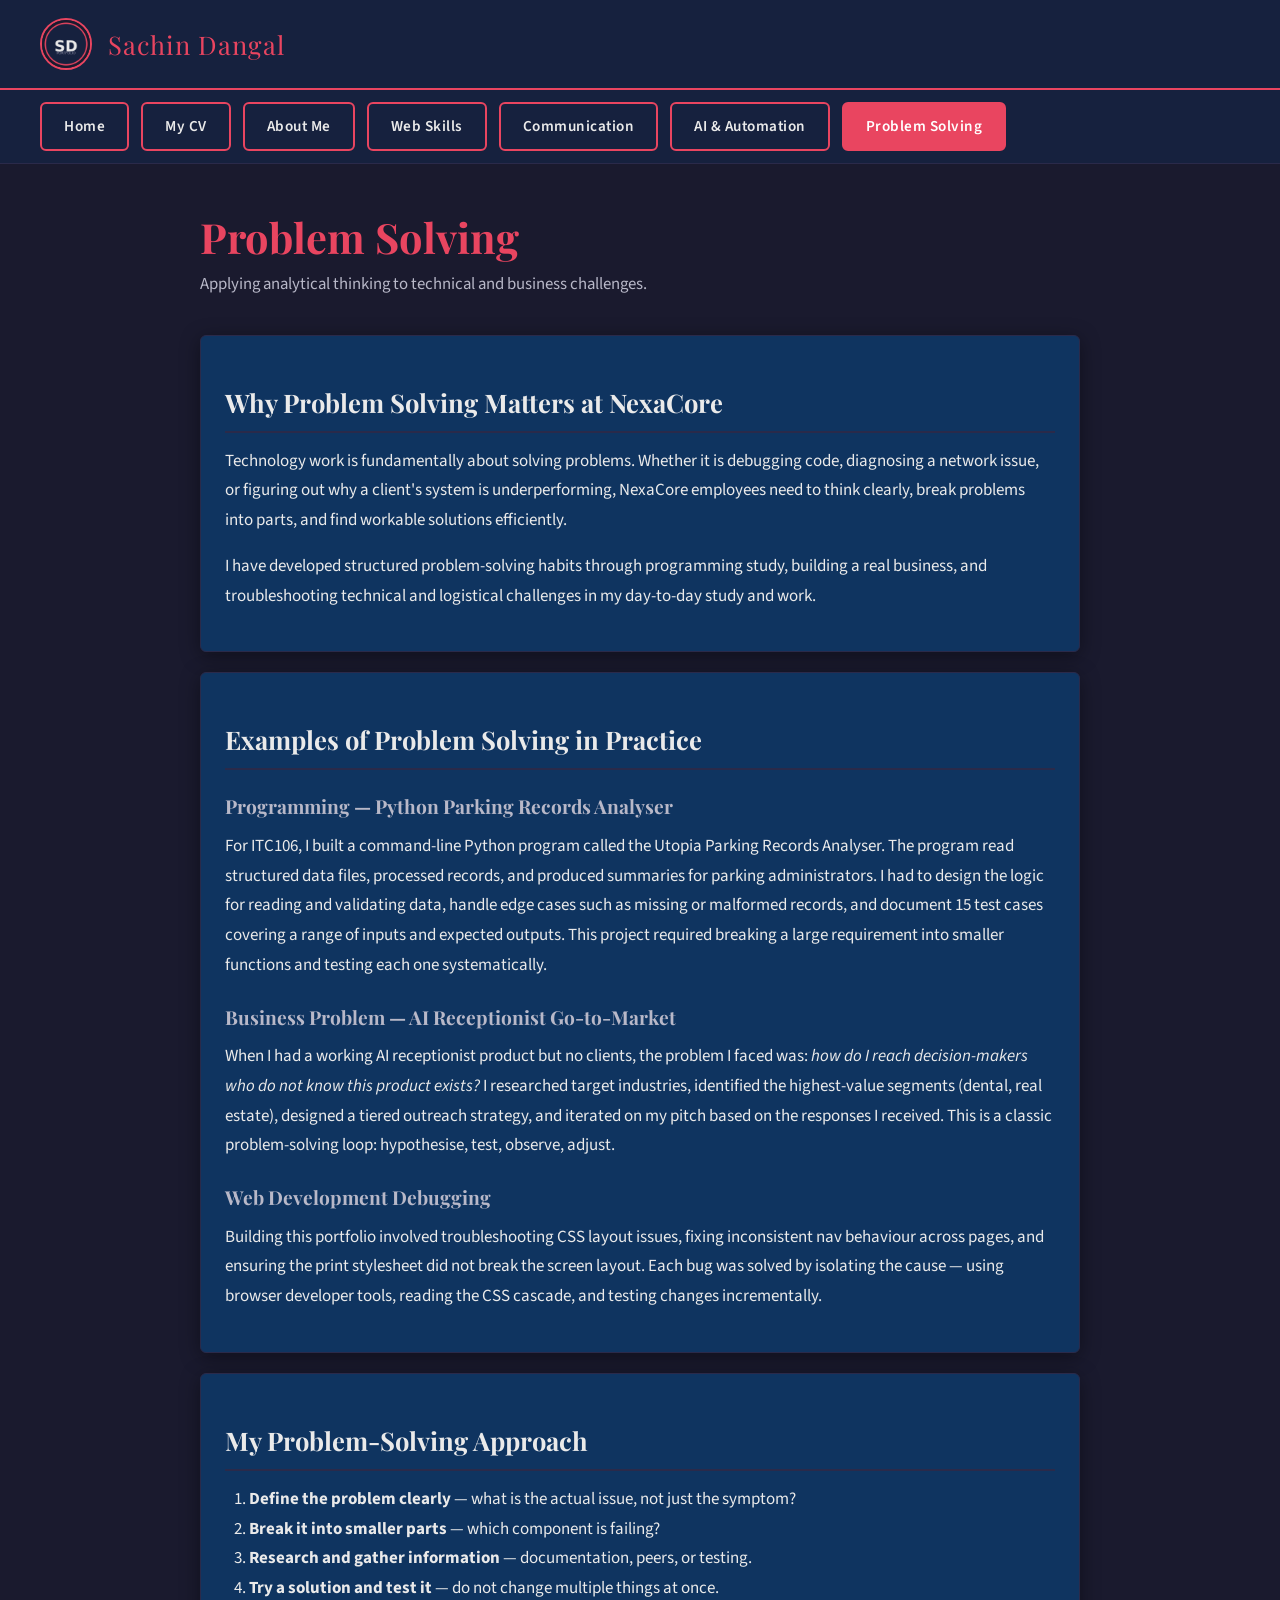
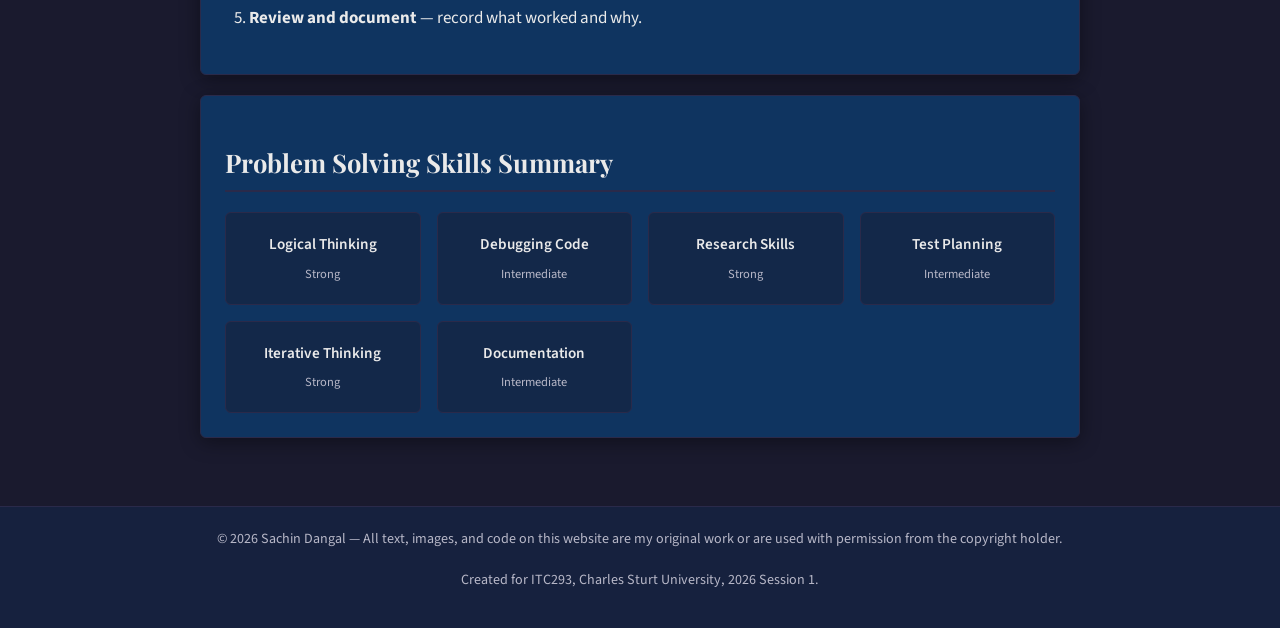
<file: sd_A4_problem_solving.html>
<!DOCTYPE html>
<!--
    File:        sd_A4_problem_solving.html
    Author:      Sachin Dangal | Student ID: 11873136
    Subject:     ITC293 - Assessment 4
    Description: Problem solving skills page — demonstrates analytical
                 thinking and technical troubleshooting relevant to NexaCore.
    Last edited: 7 June 2026
-->
<html lang="en">
<head>
    <meta charset="UTF-8">
    <meta name="viewport" content="width=device-width, initial-scale=1.0">
    <meta name="description" content="Sachin Dangal's ITC293 portfolio website.">
    <meta name="author" content="Sachin Dangal">
    <title>Sachin Dangal - Problem Solving</title>
    <link rel="icon" type="image/png" href="logo.png">
    <link rel="stylesheet" href="style.css">
    <script src="scripts.js" defer></script>
</head>
<body>
    <header class="site-header">
        <img src="logo.png" alt="SD Portfolio logo" class="site-logo">
        <a href="index.html" class="site-title">Sachin Dangal</a>
    </header>

    <nav class="navbar" aria-label="Main navigation">
        <a href="index.html" class="nav-btn">Home</a>
        <a href="sd_A4_resume.html" class="nav-btn">My CV</a>
        <a href="sd_A4_about.html" class="nav-btn">About Me</a>
        <a href="sd_A4_web_skills.html" class="nav-btn">Web Skills</a>
        <a href="sd_A4_communication.html" class="nav-btn">Communication</a>
        <a href="sd_A4_ai_skills.html" class="nav-btn">AI &amp; Automation</a>
        <a href="sd_A4_problem_solving.html" class="nav-btn">Problem Solving</a>
    </nav>

    <main>
        <section class="page-hero">
            <h1>Problem Solving</h1>
            <p>Applying analytical thinking to technical and business challenges.</p>
        </section>

        <div class="card">
            <h2>Why Problem Solving Matters at NexaCore</h2>
            <p>
                Technology work is fundamentally about solving problems. Whether it is debugging code, diagnosing
                a network issue, or figuring out why a client's system is underperforming, NexaCore employees need
                to think clearly, break problems into parts, and find workable solutions efficiently.
            </p>
            <p>
                I have developed structured problem-solving habits through programming study, building a real business,
                and troubleshooting technical and logistical challenges in my day-to-day study and work.
            </p>
        </div>

        <div class="card">
            <h2>Examples of Problem Solving in Practice</h2>

            <h3>Programming — Python Parking Records Analyser</h3>
            <p>
                For ITC106, I built a command-line Python program called the Utopia Parking Records Analyser.
                The program read structured data files, processed records, and produced summaries for parking administrators.
                I had to design the logic for reading and validating data, handle edge cases such as missing or malformed
                records, and document 15 test cases covering a range of inputs and expected outputs.
                This project required breaking a large requirement into smaller functions and testing each one systematically.
            </p>

            <h3>Business Problem &mdash; AI Receptionist Go-to-Market</h3>
            <p>
                When I had a working AI receptionist product but no clients, the problem I faced was:
                <em>how do I reach decision-makers who do not know this product exists?</em>
                I researched target industries, identified the highest-value segments (dental, real estate),
                designed a tiered outreach strategy, and iterated on my pitch based on the responses I received.
                This is a classic problem-solving loop: hypothesise, test, observe, adjust.
            </p>

            <h3>Web Development Debugging</h3>
            <p>
                Building this portfolio involved troubleshooting CSS layout issues, fixing inconsistent nav
                behaviour across pages, and ensuring the print stylesheet did not break the screen layout.
                Each bug was solved by isolating the cause — using browser developer tools, reading the CSS
                cascade, and testing changes incrementally.
            </p>
        </div>

        <div class="card">
            <h2>My Problem-Solving Approach</h2>
            <ol>
                <li><strong>Define the problem clearly</strong> — what is the actual issue, not just the symptom?</li>
                <li><strong>Break it into smaller parts</strong> — which component is failing?</li>
                <li><strong>Research and gather information</strong> — documentation, peers, or testing.</li>
                <li><strong>Try a solution and test it</strong> — do not change multiple things at once.</li>
                <li><strong>Review and document</strong> — record what worked and why.</li>
            </ol>
        </div>

        <div class="card">
            <h2>Problem Solving Skills Summary</h2>
            <div class="skills-grid">
                <div class="skill-item">Logical Thinking<span class="skill-level">Strong</span></div>
                <div class="skill-item">Debugging Code<span class="skill-level">Intermediate</span></div>
                <div class="skill-item">Research Skills<span class="skill-level">Strong</span></div>
                <div class="skill-item">Test Planning<span class="skill-level">Intermediate</span></div>
                <div class="skill-item">Iterative Thinking<span class="skill-level">Strong</span></div>
                <div class="skill-item">Documentation<span class="skill-level">Intermediate</span></div>
            </div>
        </div>
    </main>

    <footer>
        <p>&copy; 2026 Sachin Dangal &mdash; All text, images, and code on this website are my original work or are used with permission from the copyright holder.</p>
        <p>Created for ITC293, Charles Sturt University, 2026 Session 1.</p>
    </footer>
</body>
</html>
</file>
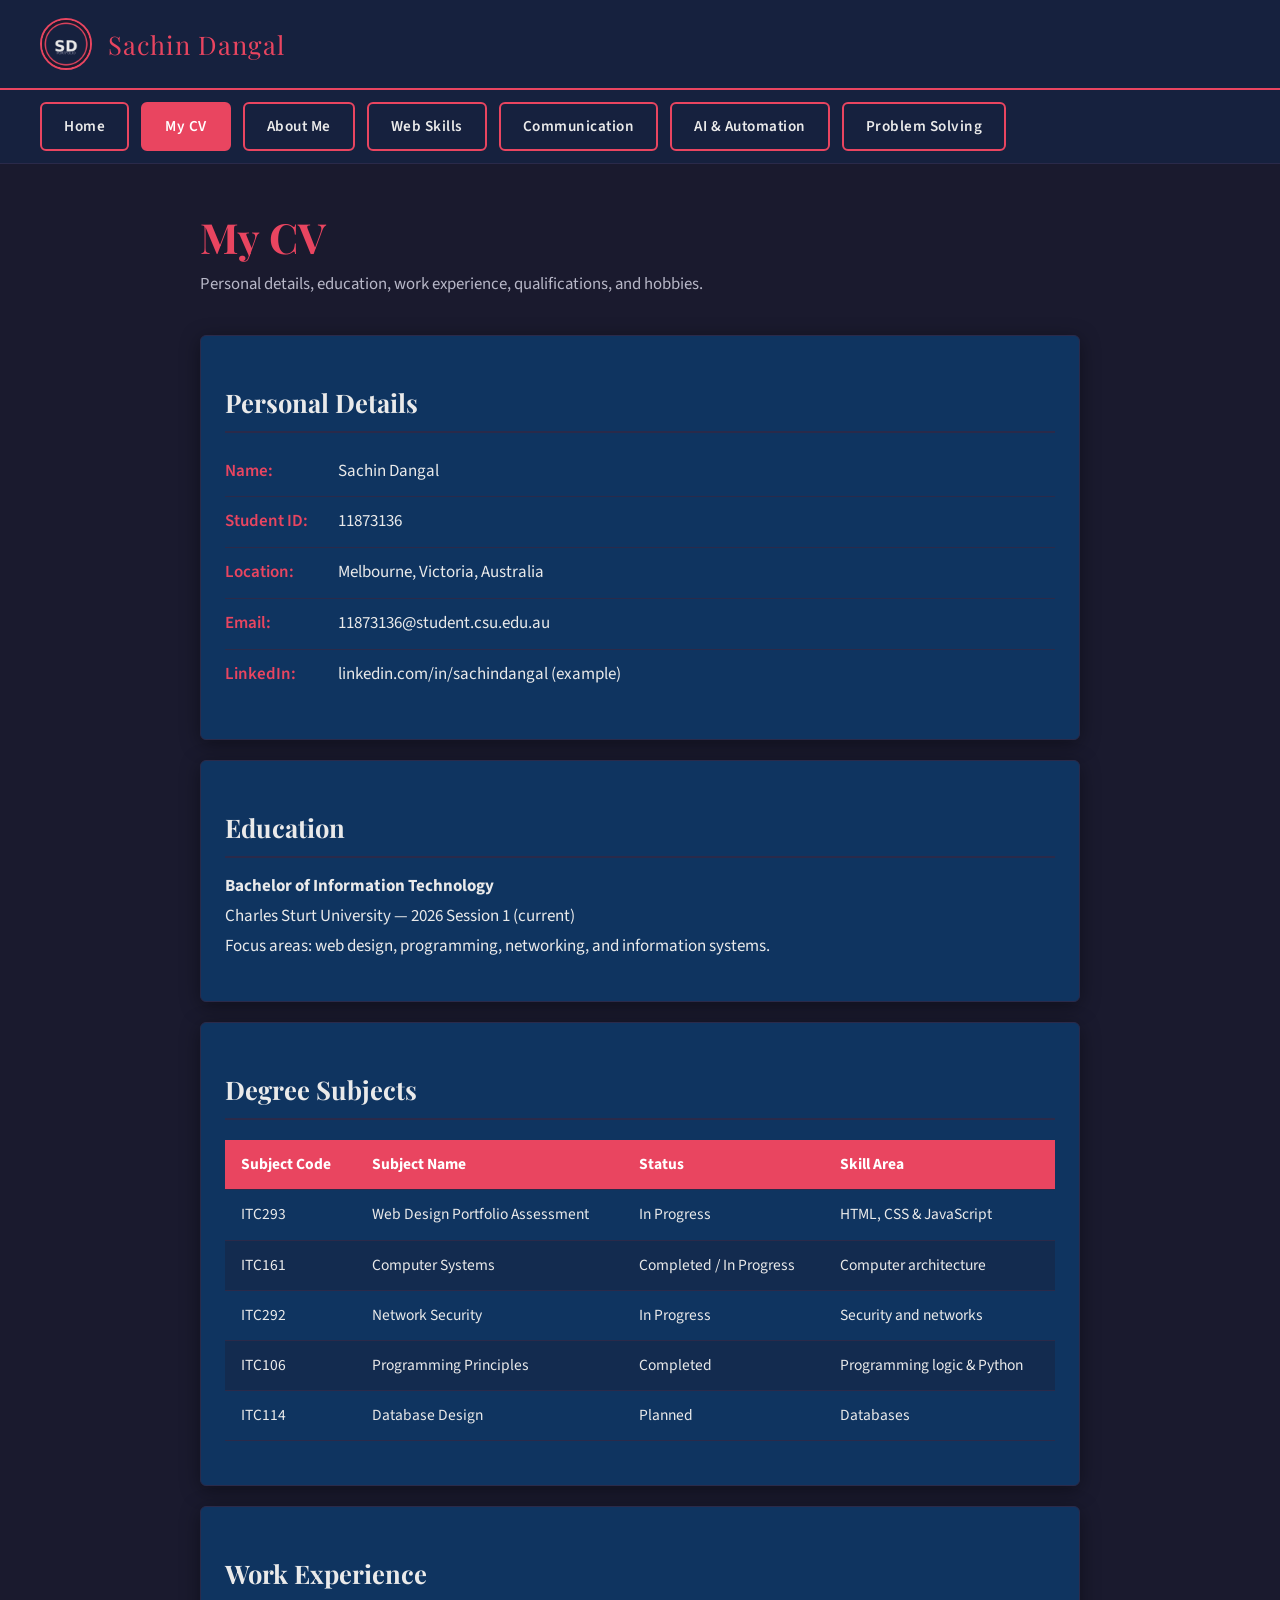
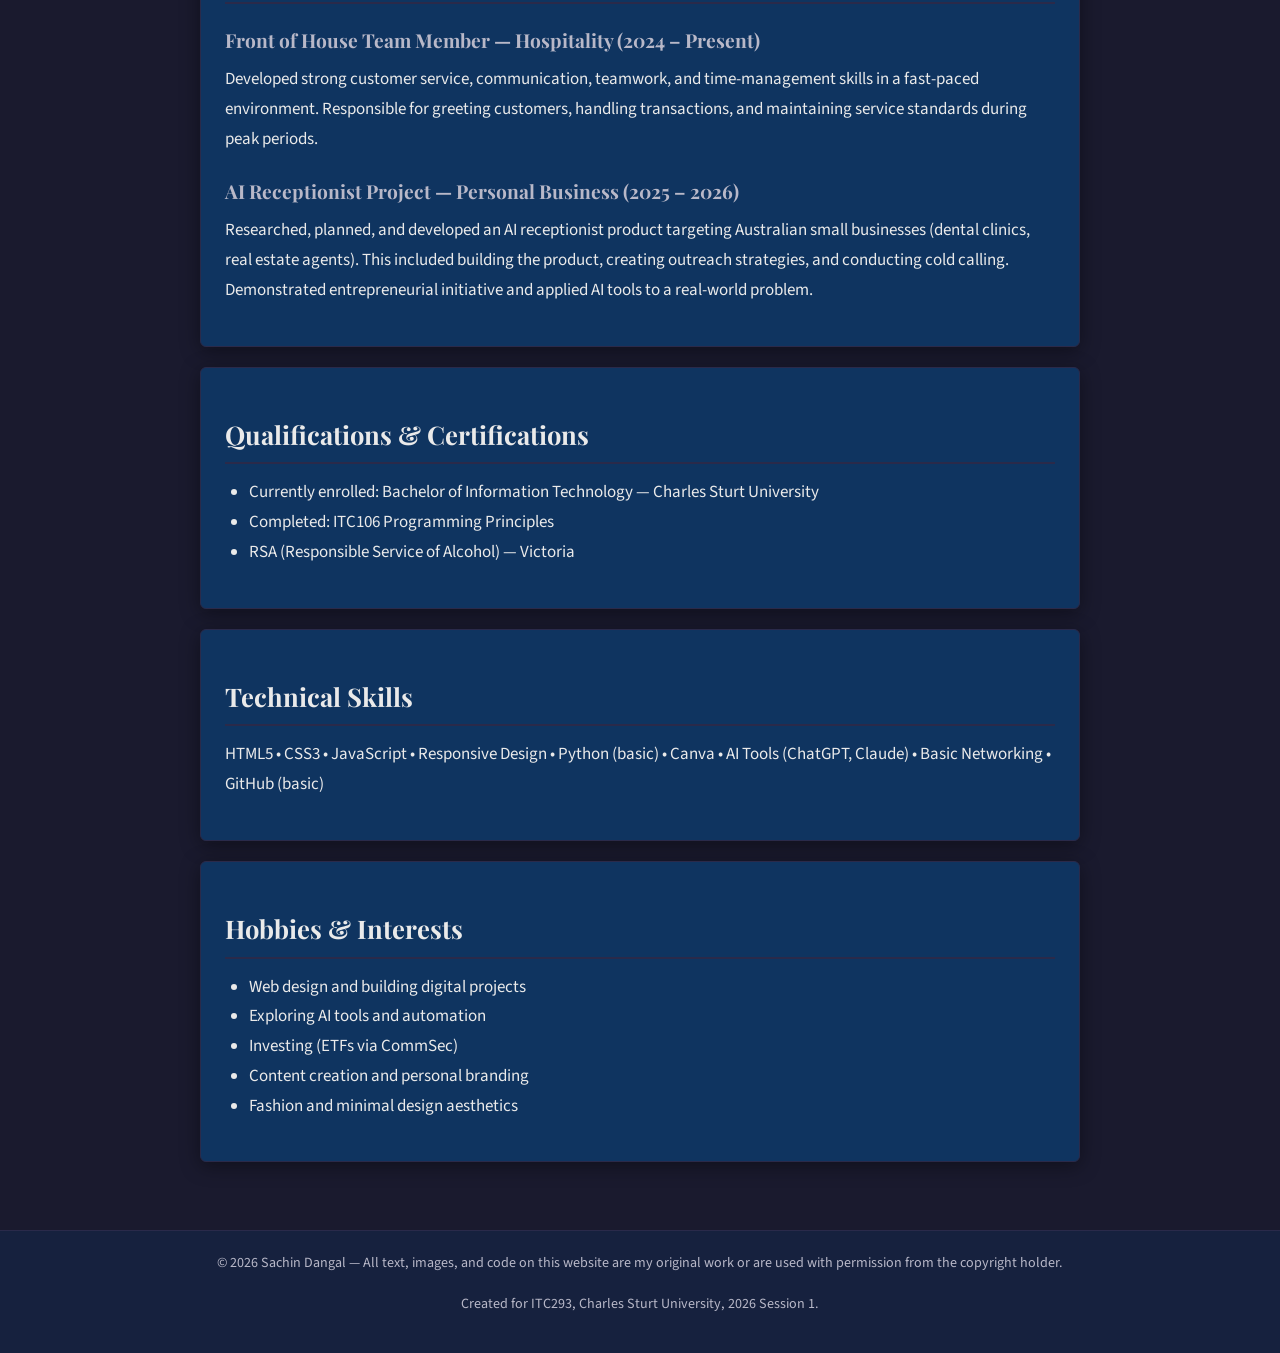
<file: sd_A4_resume.html>
<!DOCTYPE html>
<!--
    File:        sd_A4_resume.html
    Author:      Sachin Dangal | Student ID: 11873136
    Subject:     ITC293 - Assessment 4
    Description: Resume page — personal details, education, experience,
                 qualifications, hobbies, and skills.
    Last edited: 7 June 2026
-->
<html lang="en">
<head>
    <meta charset="UTF-8">
    <meta name="viewport" content="width=device-width, initial-scale=1.0">
    <meta name="description" content="Sachin Dangal's ITC293 portfolio website.">
    <meta name="author" content="Sachin Dangal">
    <title>Sachin Dangal - My CV</title>
    <link rel="icon" type="image/png" href="logo.png">
    <link rel="stylesheet" href="style.css">
    <script src="scripts.js" defer></script>
</head>
<body>
    <header class="site-header">
        <img src="logo.png" alt="SD Portfolio logo" class="site-logo">
        <a href="index.html" class="site-title">Sachin Dangal</a>
    </header>

    <nav class="navbar" aria-label="Main navigation">
        <a href="index.html" class="nav-btn">Home</a>
        <a href="sd_A4_resume.html" class="nav-btn">My CV</a>
        <a href="sd_A4_about.html" class="nav-btn">About Me</a>
        <a href="sd_A4_web_skills.html" class="nav-btn">Web Skills</a>
        <a href="sd_A4_communication.html" class="nav-btn">Communication</a>
        <a href="sd_A4_ai_skills.html" class="nav-btn">AI &amp; Automation</a>
        <a href="sd_A4_problem_solving.html" class="nav-btn">Problem Solving</a>
    </nav>

    <main>
        <section class="page-hero">
            <h1>My CV</h1>
            <p>Personal details, education, work experience, qualifications, and hobbies.</p>
        </section>

        <!-- Personal Details -->
        <div class="card">
            <h2>Personal Details</h2>
            <ul class="contact-list">
                <li><span class="contact-label">Name:</span> Sachin Dangal</li>
                <li><span class="contact-label">Student ID:</span> 11873136</li>
                <li><span class="contact-label">Location:</span> Melbourne, Victoria, Australia</li>
                <li><span class="contact-label">Email:</span> 11873136@student.csu.edu.au</li>
                <li><span class="contact-label">LinkedIn:</span> linkedin.com/in/sachindangal (example)</li>
            </ul>
        </div>

        <!-- Education -->
        <div class="card">
            <h2>Education</h2>
            <p>
                <strong>Bachelor of Information Technology</strong><br>
                Charles Sturt University &mdash; 2026 Session 1 (current)<br>
                Focus areas: web design, programming, networking, and information systems.
            </p>
        </div>

        <!-- Degree Subjects -->
        <div class="card">
            <h2>Degree Subjects</h2>
            <table>
                <thead>
                    <tr>
                        <th>Subject Code</th>
                        <th>Subject Name</th>
                        <th>Status</th>
                        <th>Skill Area</th>
                    </tr>
                </thead>
                <tbody>
                    <tr>
                        <td>ITC293</td>
                        <td>Web Design Portfolio Assessment</td>
                        <td>In Progress</td>
                        <td>HTML, CSS &amp; JavaScript</td>
                    </tr>
                    <tr>
                        <td>ITC161</td>
                        <td>Computer Systems</td>
                        <td>Completed / In Progress</td>
                        <td>Computer architecture</td>
                    </tr>
                    <tr>
                        <td>ITC292</td>
                        <td>Network Security</td>
                        <td>In Progress</td>
                        <td>Security and networks</td>
                    </tr>
                    <tr>
                        <td>ITC106</td>
                        <td>Programming Principles</td>
                        <td>Completed</td>
                        <td>Programming logic &amp; Python</td>
                    </tr>
                    <tr>
                        <td>ITC114</td>
                        <td>Database Design</td>
                        <td>Planned</td>
                        <td>Databases</td>
                    </tr>
                </tbody>
            </table>
        </div>

        <!-- Work Experience -->
        <div class="card">
            <h2>Work Experience</h2>

            <h3>Front of House Team Member &mdash; Hospitality (2024 &ndash; Present)</h3>
            <p>
                Developed strong customer service, communication, teamwork, and time-management skills in a
                fast-paced environment. Responsible for greeting customers, handling transactions, and maintaining
                service standards during peak periods.
            </p>

            <h3>AI Receptionist Project &mdash; Personal Business (2025 &ndash; 2026)</h3>
            <p>
                Researched, planned, and developed an AI receptionist product targeting Australian small businesses
                (dental clinics, real estate agents). This included building the product, creating outreach strategies,
                and conducting cold calling. Demonstrated entrepreneurial initiative and applied AI tools to a
                real-world problem.
            </p>
        </div>

        <!-- Qualifications -->
        <div class="card">
            <h2>Qualifications &amp; Certifications</h2>
            <ul>
                <li>Currently enrolled: Bachelor of Information Technology &mdash; Charles Sturt University</li>
                <li>Completed: ITC106 Programming Principles</li>
                <li>RSA (Responsible Service of Alcohol) &mdash; Victoria</li>
            </ul>
        </div>

        <!-- Technical Skills -->
        <div class="card">
            <h2>Technical Skills</h2>
            <p>HTML5 &bull; CSS3 &bull; JavaScript &bull; Responsive Design &bull; Python (basic) &bull;
               Canva &bull; AI Tools (ChatGPT, Claude) &bull; Basic Networking &bull; GitHub (basic)</p>
        </div>

        <!-- Hobbies -->
        <div class="card">
            <h2>Hobbies &amp; Interests</h2>
            <ul>
                <li>Web design and building digital projects</li>
                <li>Exploring AI tools and automation</li>
                <li>Investing (ETFs via CommSec)</li>
                <li>Content creation and personal branding</li>
                <li>Fashion and minimal design aesthetics</li>
            </ul>
        </div>
    </main>

    <footer>
        <p>&copy; 2026 Sachin Dangal &mdash; All text, images, and code on this website are my original work or are used with permission from the copyright holder.</p>
        <p>Created for ITC293, Charles Sturt University, 2026 Session 1.</p>
    </footer>
</body>
</html>
</file>
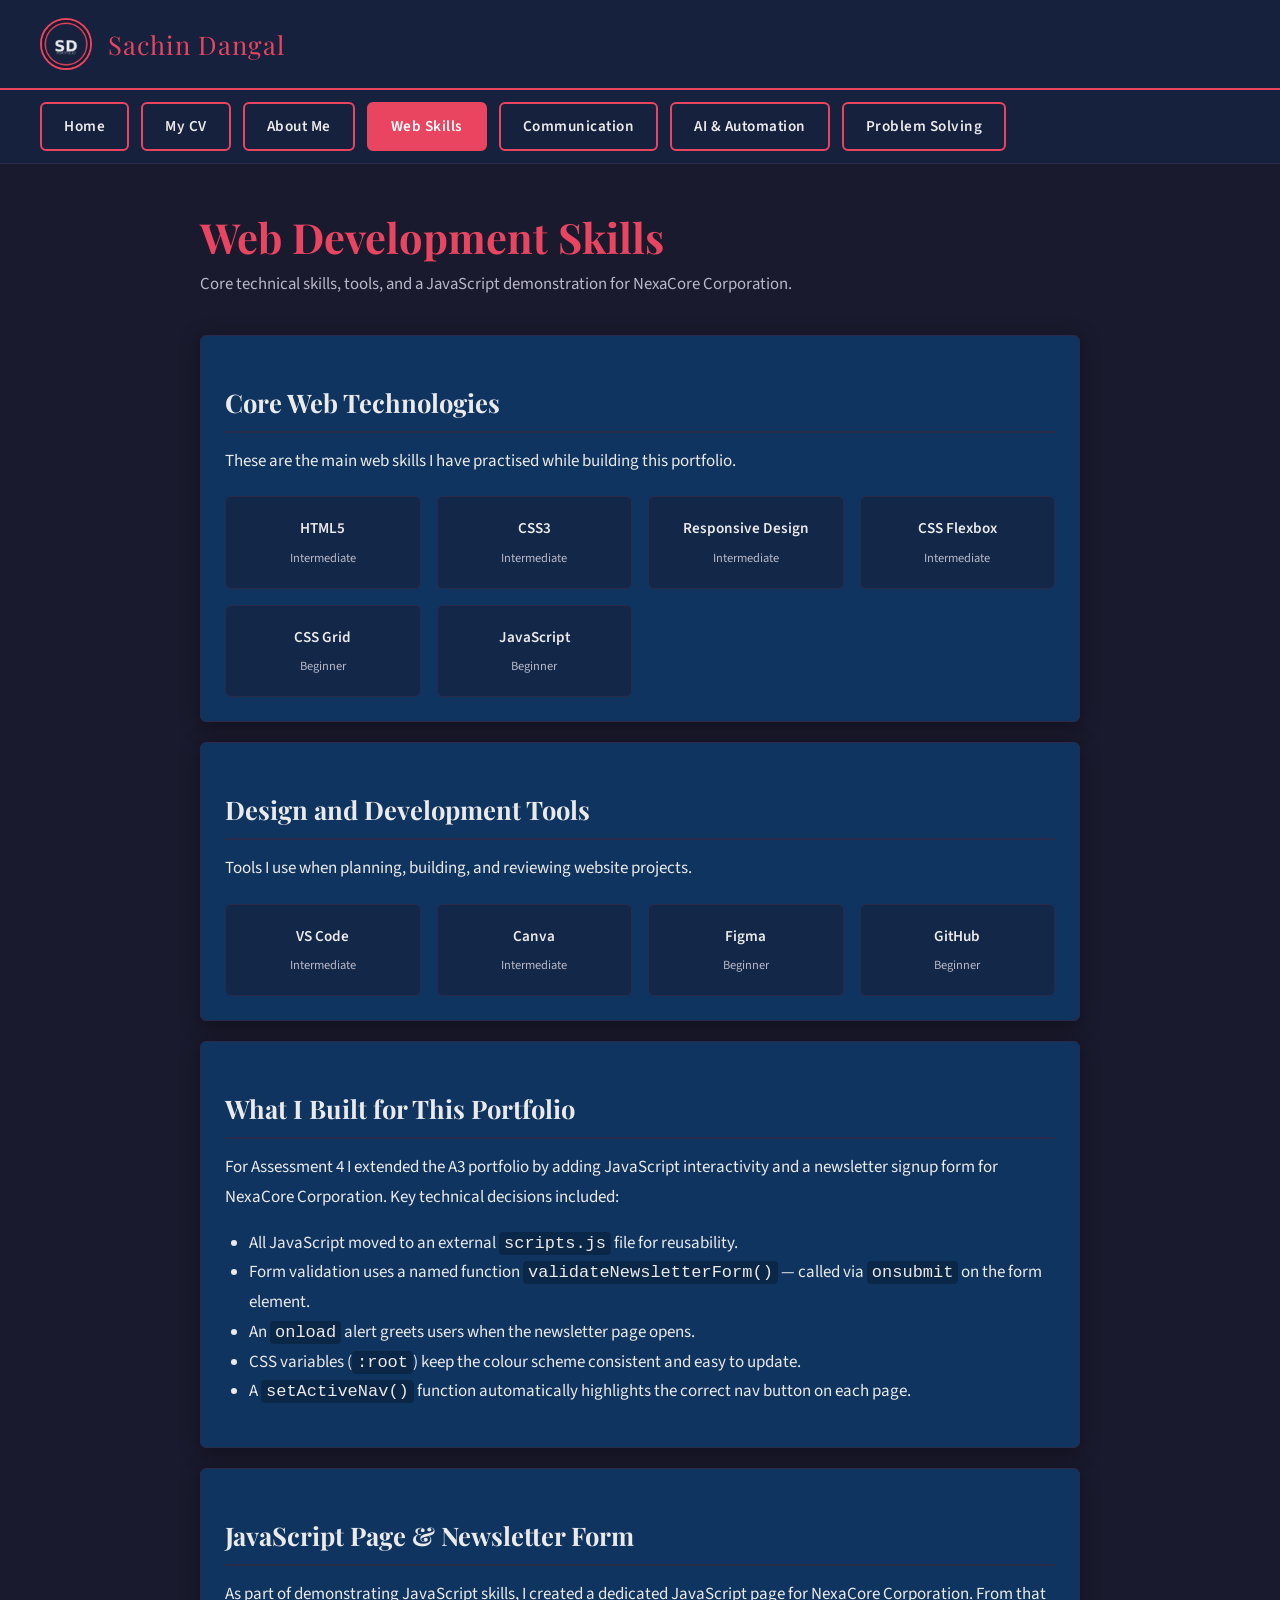
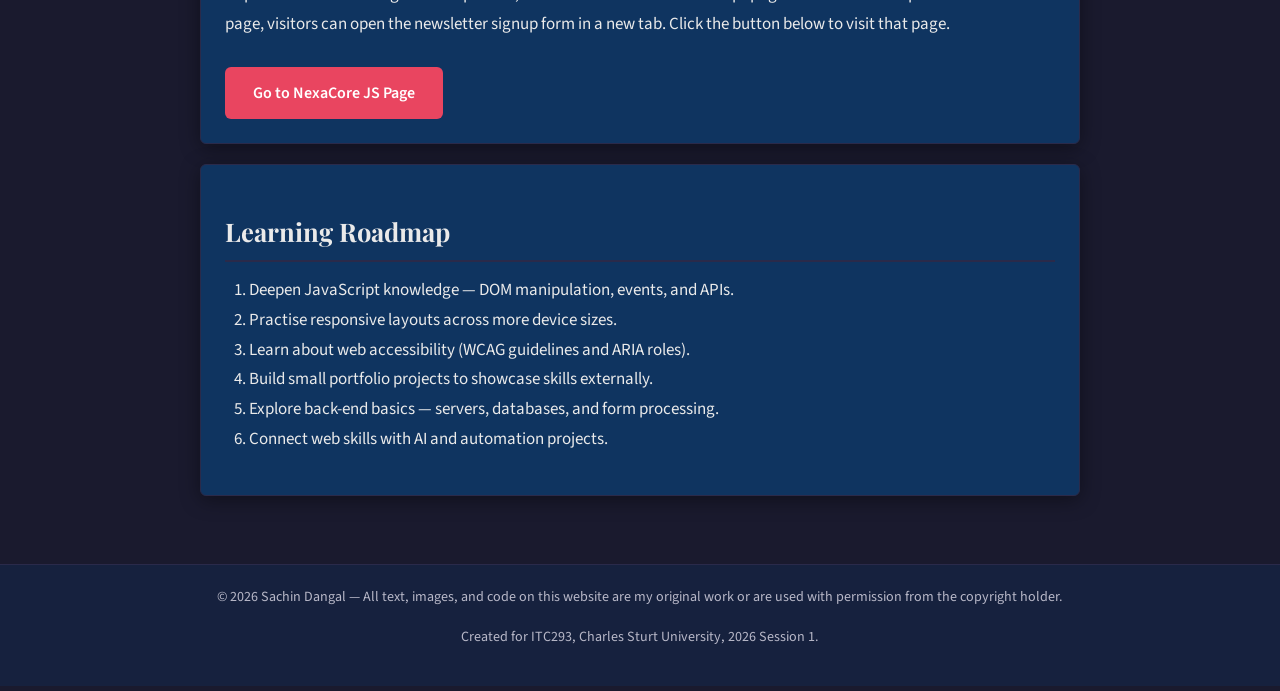
<file: sd_A4_web_skills.html>
<!DOCTYPE html>
<!--
    File:        sd_A4_web_skills.html
    Author:      Sachin Dangal | Student ID: 11873136
    Subject:     ITC293 - Assessment 4
    Description: Web development skills page. Links to the JavaScript
                 page from which the newsletter form is opened.
    Last edited: 7 June 2026
-->
<html lang="en">
<head>
    <meta charset="UTF-8">
    <meta name="viewport" content="width=device-width, initial-scale=1.0">
    <meta name="description" content="Sachin Dangal's ITC293 portfolio website.">
    <meta name="author" content="Sachin Dangal">
    <title>Sachin Dangal - Web Skills</title>
    <link rel="icon" type="image/png" href="logo.png">
    <link rel="stylesheet" href="style.css">
    <script src="scripts.js" defer></script>
</head>
<body>
    <header class="site-header">
        <img src="logo.png" alt="SD Portfolio logo" class="site-logo">
        <a href="index.html" class="site-title">Sachin Dangal</a>
    </header>

    <nav class="navbar" aria-label="Main navigation">
        <a href="index.html" class="nav-btn">Home</a>
        <a href="sd_A4_resume.html" class="nav-btn">My CV</a>
        <a href="sd_A4_about.html" class="nav-btn">About Me</a>
        <a href="sd_A4_web_skills.html" class="nav-btn">Web Skills</a>
        <a href="sd_A4_communication.html" class="nav-btn">Communication</a>
        <a href="sd_A4_ai_skills.html" class="nav-btn">AI &amp; Automation</a>
        <a href="sd_A4_problem_solving.html" class="nav-btn">Problem Solving</a>
    </nav>

    <main>
        <section class="page-hero">
            <h1>Web Development Skills</h1>
            <p>Core technical skills, tools, and a JavaScript demonstration for NexaCore Corporation.</p>
        </section>

        <div class="card">
            <h2>Core Web Technologies</h2>
            <p>These are the main web skills I have practised while building this portfolio.</p>
            <div class="skills-grid">
                <div class="skill-item">HTML5<span class="skill-level">Intermediate</span></div>
                <div class="skill-item">CSS3<span class="skill-level">Intermediate</span></div>
                <div class="skill-item">Responsive Design<span class="skill-level">Intermediate</span></div>
                <div class="skill-item">CSS Flexbox<span class="skill-level">Intermediate</span></div>
                <div class="skill-item">CSS Grid<span class="skill-level">Beginner</span></div>
                <div class="skill-item">JavaScript<span class="skill-level">Beginner</span></div>
            </div>
        </div>

        <div class="card">
            <h2>Design and Development Tools</h2>
            <p>Tools I use when planning, building, and reviewing website projects.</p>
            <div class="skills-grid">
                <div class="skill-item">VS Code<span class="skill-level">Intermediate</span></div>
                <div class="skill-item">Canva<span class="skill-level">Intermediate</span></div>
                <div class="skill-item">Figma<span class="skill-level">Beginner</span></div>
                <div class="skill-item">GitHub<span class="skill-level">Beginner</span></div>
            </div>
        </div>

        <div class="card">
            <h2>What I Built for This Portfolio</h2>
            <p>
                For Assessment 4 I extended the A3 portfolio by adding JavaScript interactivity and a newsletter
                signup form for NexaCore Corporation. Key technical decisions included:
            </p>
            <ul>
                <li>All JavaScript moved to an external <code>scripts.js</code> file for reusability.</li>
                <li>Form validation uses a named function <code>validateNewsletterForm()</code> — called via <code>onsubmit</code> on the form element.</li>
                <li>An <code>onload</code> alert greets users when the newsletter page opens.</li>
                <li>CSS variables (<code>:root</code>) keep the colour scheme consistent and easy to update.</li>
                <li>A <code>setActiveNav()</code> function automatically highlights the correct nav button on each page.</li>
            </ul>
        </div>

        <div class="card">
            <h2>JavaScript Page &amp; Newsletter Form</h2>
            <p>
                As part of demonstrating JavaScript skills, I created a dedicated JavaScript page for NexaCore Corporation.
                From that page, visitors can open the newsletter signup form in a new tab. Click the button below to visit that page.
            </p>
            <!-- Link to the JavaScript page, not directly to the form -->
            <a href="sd_A4_javascriptpage.html" class="btn-accent">Go to NexaCore JS Page</a>
        </div>

        <div class="card">
            <h2>Learning Roadmap</h2>
            <ol>
                <li>Deepen JavaScript knowledge — DOM manipulation, events, and APIs.</li>
                <li>Practise responsive layouts across more device sizes.</li>
                <li>Learn about web accessibility (WCAG guidelines and ARIA roles).</li>
                <li>Build small portfolio projects to showcase skills externally.</li>
                <li>Explore back-end basics — servers, databases, and form processing.</li>
                <li>Connect web skills with AI and automation projects.</li>
            </ol>
        </div>
    </main>

    <footer>
        <p>&copy; 2026 Sachin Dangal &mdash; All text, images, and code on this website are my original work or are used with permission from the copyright holder.</p>
        <p>Created for ITC293, Charles Sturt University, 2026 Session 1.</p>
    </footer>
</body>
</html>
</file>
<file: style.css>
@import url('https://fonts.googleapis.com/css2?family=Playfair+Display:wght@700&family=Source+Sans+3:wght@400;600&display=swap');

/* ============================================================
   Portfolio Website - Main Stylesheet
   Author:      Sachin Dangal | Student ID: 11873136
   Subject:     ITC293 - Assessment 4
   Description: External CSS for all portfolio pages.
                Extends A3 stylesheet with form styles and
                additional skill-page utilities.
   Last edited: 7 June 2026
   ============================================================ */

/* ---- CSS custom properties (design tokens) ---- */
:root {
    --primary:    #1a1a2e;
    --secondary:  #16213e;
    --accent:     #e94560;
    --accent-dim: #b8304a;
    --text:       #eaeaea;
    --text-muted: #b8b8c8;
    --card-bg:    #0f3460;
    --border:     #2a2a4a;
    --font-head:  'Playfair Display', Georgia, serif;
    --font-body:  'Source Sans 3', 'Segoe UI', sans-serif;
    --radius:     6px;
    --shadow:     0 4px 20px rgba(0, 0, 0, 0.4);
}

/* ---- Reset ---- */
*, *::before, *::after {
    box-sizing: border-box;
    margin: 0;
    padding: 0;
}

html { scroll-behavior: smooth; }

body {
    background-color: var(--primary);
    color: var(--text);
    font-family: var(--font-body);
    font-size: 17px;
    line-height: 1.75;
    min-height: 100vh;
    display: flex;
    flex-direction: column;
}

/* ---- Site header ---- */
.site-header {
    background-color: var(--secondary);
    padding: 18px 40px;
    display: flex;
    align-items: center;
    gap: 16px;
    border-bottom: 2px solid var(--accent);
}

.site-logo {
    width: 52px;
    height: 52px;
    border-radius: 50%;
    object-fit: cover;
    border: 2px solid var(--accent);
}

.site-title {
    font-family: var(--font-head);
    font-size: 1.6rem;
    color: var(--accent);
    letter-spacing: 1px;
    text-decoration: none;
}

/* ---- Navigation ---- */
nav.navbar {
    background-color: var(--secondary);
    padding: 12px 40px;
    display: flex;
    gap: 12px;
    flex-wrap: wrap;
    border-bottom: 1px solid var(--border);
}

nav.navbar a.nav-btn {
    display: inline-block;
    background-color: transparent;
    color: var(--text);
    padding: 9px 22px;
    border: 2px solid var(--accent);
    border-radius: var(--radius);
    font-family: var(--font-body);
    font-size: 0.95rem;
    font-weight: 600;
    text-decoration: none;
    letter-spacing: 0.5px;
    transition: background-color 0.25s ease, color 0.25s ease, transform 0.15s ease;
    cursor: pointer;
}

nav.navbar a.nav-btn:hover,
nav.navbar a.nav-btn.active {
    background-color: var(--accent);
    color: #fff;
}

nav.navbar a.nav-btn:hover { transform: translateY(-2px); }

/* ---- Main content area ---- */
main {
    flex: 1;
    padding: 48px 40px;
    max-width: 960px;
    width: 100%;
    margin: 0 auto;
}

/* ---- Page hero ---- */
.page-hero { margin-bottom: 36px; }

.page-hero h1 {
    font-family: var(--font-head);
    font-size: 2.6rem;
    color: var(--accent);
    line-height: 1.2;
    margin-bottom: 8px;
}

.page-hero p {
    color: var(--text-muted);
    font-size: 1.05rem;
}

/* ---- Headings ---- */
h2 {
    font-family: var(--font-head);
    font-size: 1.6rem;
    color: var(--text);
    margin: 20px 0 14px;
    padding-bottom: 6px;
    border-bottom: 2px solid var(--border);
}

h3 {
    font-family: var(--font-head);
    font-size: 1.2rem;
    color: var(--text-muted);
    margin: 20px 0 8px;
}

p { margin-bottom: 16px; }

ul, ol { margin-left: 24px; margin-bottom: 16px; }

/* ---- Card component (reusable) ---- */
.card {
    background-color: var(--card-bg);
    border: 1px solid var(--border);
    border-radius: var(--radius);
    padding: 24px;
    margin-bottom: 20px;
    box-shadow: var(--shadow);
}

/* ---- Skills grid (reusable) ---- */
.skills-grid {
    display: grid;
    grid-template-columns: repeat(auto-fill, minmax(180px, 1fr));
    gap: 16px;
    margin-top: 20px;
}

.skill-item {
    background-color: rgba(26, 26, 46, 0.45);
    border: 1px solid var(--border);
    border-radius: var(--radius);
    padding: 18px 14px;
    text-align: center;
    font-weight: 600;
    font-size: 0.95rem;
}

.skill-level {
    display: block;
    font-size: 0.78rem;
    color: var(--text-muted);
    margin-top: 6px;
    font-weight: 400;
}

/* ---- Table ---- */
table {
    width: 100%;
    border-collapse: collapse;
    margin: 20px 0;
    font-size: 0.97rem;
}

thead tr {
    background-color: var(--accent);
    color: #fff;
}

th, td {
    padding: 11px 16px;
    border-bottom: 1px solid var(--border);
    text-align: left;
    vertical-align: top;
}

tbody tr:nth-child(even) { background-color: rgba(26, 26, 46, 0.35); }

/* ---- Contact list ---- */
.contact-list {
    list-style: none;
    margin-left: 0;
}

.contact-list li {
    padding: 10px 0;
    border-bottom: 1px solid var(--border);
}

.contact-list li:last-child { border-bottom: none; }

.contact-label {
    display: inline-block;
    width: 110px;
    color: var(--accent);
    font-weight: 600;
}

/* ---- Footer ---- */
footer {
    background-color: var(--secondary);
    color: var(--text-muted);
    text-align: center;
    padding: 20px 40px;
    font-size: 0.88rem;
    border-top: 1px solid var(--border);
    margin-top: auto;
}

/* ---- Code / kbd ---- */
code, kbd {
    background-color: rgba(0,0,0,0.25);
    padding: 2px 5px;
    border-radius: 4px;
}

/* ---- Accent button (open newsletter etc.) ---- */
.btn-accent {
    display: inline-block;
    background-color: var(--accent);
    color: #fff;
    padding: 12px 28px;
    border-radius: var(--radius);
    font-family: var(--font-body);
    font-size: 1rem;
    font-weight: 600;
    text-decoration: none;
    border: none;
    cursor: pointer;
    transition: background-color 0.25s ease, transform 0.15s ease;
    margin-top: 12px;
}

.btn-accent:hover {
    background-color: var(--accent-dim);
    transform: translateY(-2px);
}

/* ---- Highlight box (e.g. required field note) ---- */
.info-box {
    background-color: rgba(233, 69, 96, 0.12);
    border-left: 4px solid var(--accent);
    border-radius: var(--radius);
    padding: 14px 18px;
    margin-bottom: 20px;
    font-size: 0.95rem;
    color: var(--text-muted);
}

/* ============================================================
   FORM STYLES  (used in sd_A4_newsletter.html)
   All form styling is pure CSS — no inline styles on the form.
   ============================================================ */

/* Form page body override — lighter bg to stand apart */
body.form-page {
    background-color: #12122a;
}

/* Form container card */
.form-wrapper {
    max-width: 700px;
    margin: 48px auto;
    padding: 0 24px 48px;
}

.form-card {
    background-color: var(--card-bg);
    border: 1px solid var(--border);
    border-radius: var(--radius);
    padding: 36px 40px;
    box-shadow: var(--shadow);
}

.form-card h1 {
    font-family: var(--font-head);
    font-size: 2rem;
    color: var(--accent);
    margin-bottom: 6px;
}

.form-card .form-subtitle {
    color: var(--text-muted);
    margin-bottom: 28px;
    font-size: 0.97rem;
}

/* Each labelled field group */
.form-group {
    margin-bottom: 22px;
}

.form-group label {
    display: block;
    font-weight: 600;
    margin-bottom: 7px;
    color: var(--text);
}

/* Required star */
.req {
    color: var(--accent);
    margin-left: 3px;
}

/* Text inputs and email input */
.form-group input[type="text"],
.form-group input[type="email"],
.form-group textarea {
    width: 100%;
    background-color: var(--primary);
    color: var(--text);
    border: 1px solid var(--border);
    border-radius: var(--radius);
    padding: 11px 14px;
    font-family: var(--font-body);
    font-size: 1rem;
    transition: border-color 0.2s ease;
}

.form-group input[type="text"]:focus,
.form-group input[type="email"]:focus,
.form-group textarea:focus {
    outline: none;
    border-color: var(--accent);
}

/* Textarea */
.form-group textarea {
    resize: vertical;
    min-height: 90px;
}

/* Radio buttons and checkboxes — listed vertically */
.radio-group,
.checkbox-group {
    display: flex;
    flex-direction: column;
    gap: 10px;
}

.radio-group label,
.checkbox-group label {
    display: flex;
    align-items: center;
    gap: 10px;
    font-weight: 400;
    cursor: pointer;
    color: var(--text);
}

.radio-group input[type="radio"],
.checkbox-group input[type="checkbox"] {
    accent-color: var(--accent);
    width: 16px;
    height: 16px;
    cursor: pointer;
}

/* Form action buttons row */
.form-actions {
    display: flex;
    gap: 16px;
    margin-top: 28px;
    flex-wrap: wrap;
}

/* Submit button */
.btn-submit {
    background-color: var(--accent);
    color: #fff;
    border: none;
    padding: 13px 34px;
    font-family: var(--font-body);
    font-size: 1rem;
    font-weight: 600;
    border-radius: var(--radius);
    cursor: pointer;
    transition: background-color 0.25s ease, transform 0.15s ease;
}

.btn-submit:hover {
    background-color: var(--accent-dim);
    transform: translateY(-2px);
}

/* Reset button */
.btn-reset {
    background-color: transparent;
    color: var(--text-muted);
    border: 2px solid var(--border);
    padding: 13px 28px;
    font-family: var(--font-body);
    font-size: 1rem;
    font-weight: 600;
    border-radius: var(--radius);
    cursor: pointer;
    transition: border-color 0.25s ease, color 0.25s ease;
}

.btn-reset:hover {
    border-color: var(--accent);
    color: var(--text);
}

/* ============================================================
   RESPONSIVE  (mobile-friendly breakpoints)
   ============================================================ */

/* ---- Tablet / zoomed browser (max 900px) ---- */
@media (max-width: 900px) {
    /* Shrink nav button padding so 7 buttons fit on one or two rows */
    nav.navbar a.nav-btn {
        padding: 8px 14px;
        font-size: 0.88rem;
    }

    main {
        padding: 36px 28px;
    }
}

/* ---- Mobile (max 700px) ---- */
@media (max-width: 700px) {
    .site-header { padding: 14px 20px; }

    nav.navbar {
        padding: 10px 16px;
        gap: 8px;
    }

    /* Even smaller nav buttons on phones */
    nav.navbar a.nav-btn {
        padding: 7px 12px;
        font-size: 0.82rem;
    }

    main { padding: 24px 16px; }

    .page-hero h1 { font-size: 1.7rem; }

    /* Skills grid drops to two columns on mobile */
    .skills-grid {
        grid-template-columns: repeat(2, 1fr);
    }

    .form-card { padding: 20px 16px; }

    /* Stack form buttons vertically */
    .form-actions { flex-direction: column; }

    /* Textarea full width on mobile regardless of cols attribute */
    .form-group textarea {
        width: 100%;
    }
}

/* ============================================================
   PRINT STYLES  (carried over from A3)
   ============================================================ */
@media print {
    nav.navbar,
    .site-header,
    footer,
    .nav-btn,
    .btn-accent,
    .btn-submit,
    .btn-reset,
    .form-actions,
    .info-box {
        display: none !important;
    }

    *, *::before, *::after {
        background: transparent !important;
        background-image: none !important;
        color: #000 !important;
        box-shadow: none !important;
        text-shadow: none !important;
    }

    body {
        font-size: 14pt;
        line-height: 1.6;
        margin: 1.5cm;
        display: block;
    }

    main {
        max-width: none;
        padding: 0;
    }

    h1 { font-size: 26pt; }
    h2 { font-size: 20pt; }
    h3 { font-size: 16pt; }
    p, li, td, th { font-size: 13pt; }

    table, th, td {
        border: 1px solid #555 !important;
    }

    img {
        max-width: 100%;
        page-break-inside: avoid;
    }

    .card, table, h2, h3 {
        page-break-inside: avoid;
    }
}
</file>
